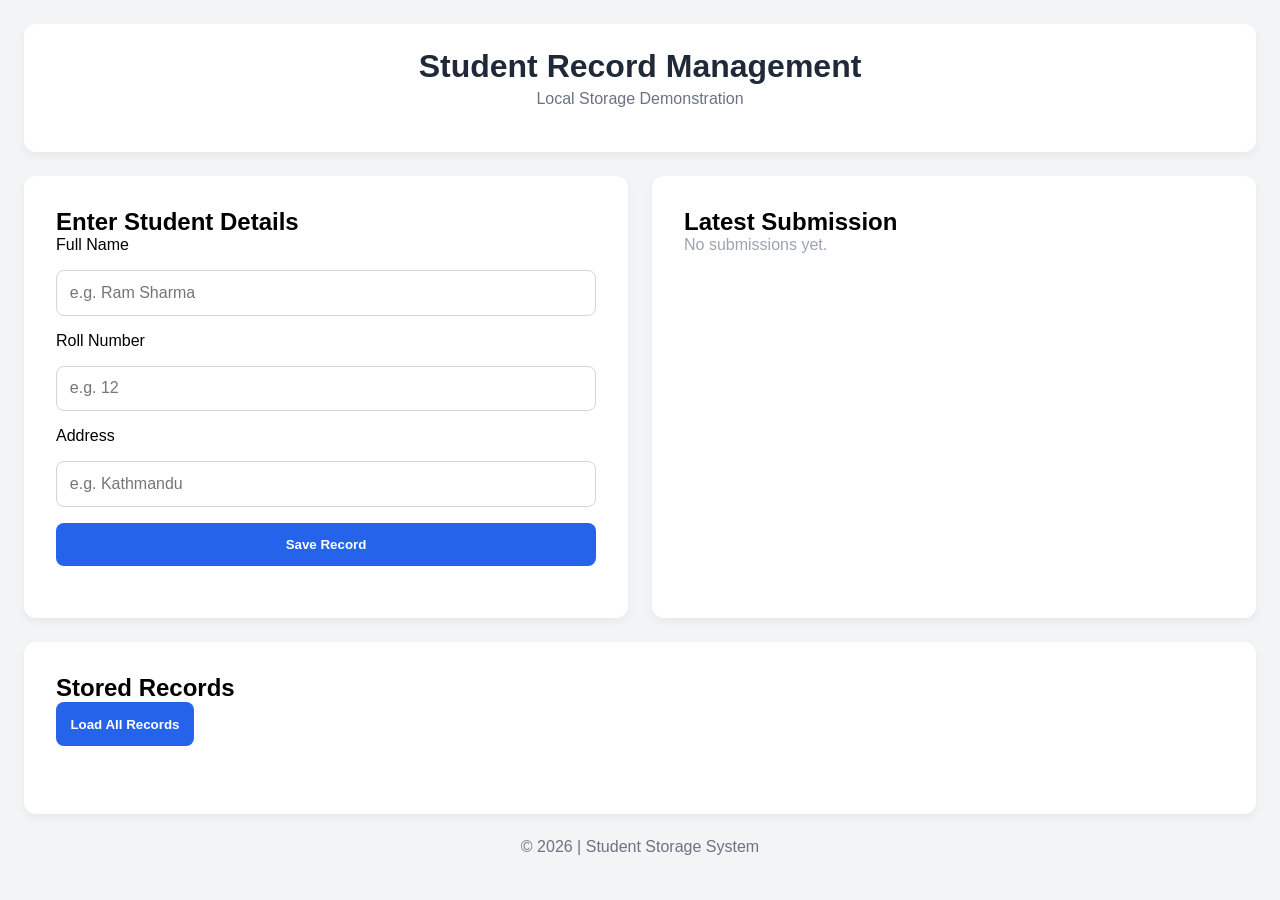
<file: ASSIGNMENT_2/index.html>
<!DOCTYPE html>
<html lang="en">
<head>
    <meta charset="UTF-8">
    <meta name="viewport" content="width=device-width, initial-scale=1.0">
    <title>Student Record Storage</title>
    <link rel="stylesheet" href="styles.css">
</head>

<body>
    <header>
        <h1>Student Record Management</h1>
        <p>Local Storage Demonstration</p>
    </header>
    
    <main>
        <!-- Entry -->
        <section>
            <h2>Enter Student Details</h2>
            <form id="entryform">
                <label for="name">Full Name</label>
                <input type="text" placeholder="e.g. Ram Sharma" id="name" required>

                <label for="roll">Roll Number</label>
                <input type="number" placeholder="e.g. 12" id="roll" required>

                <label for="address">Address</label>
                <input type="text" placeholder="e.g. Kathmandu" id="address" required>

                <button type="button" class="btn_submit">Save Record</button>
            </form>
        </section>

        <!-- Transcript -->
        <aside id="transcript">
            <h2>Latest Submission</h2>
            <p class="empty">No submissions yet.</p>
        </aside>

        <!-- Output -->
        <section class="section_output">
            <h2>Stored Records</h2>
            <button class="btn_output">Load All Records</button>

            <div class="show_data" id="show_data"></div>
        </section>
    </main>

    <footer>
        <p>© 2026 | Student Storage System</p>
    </footer>

    <script src="scripts.js"></script>
</body>
</html>
</file>
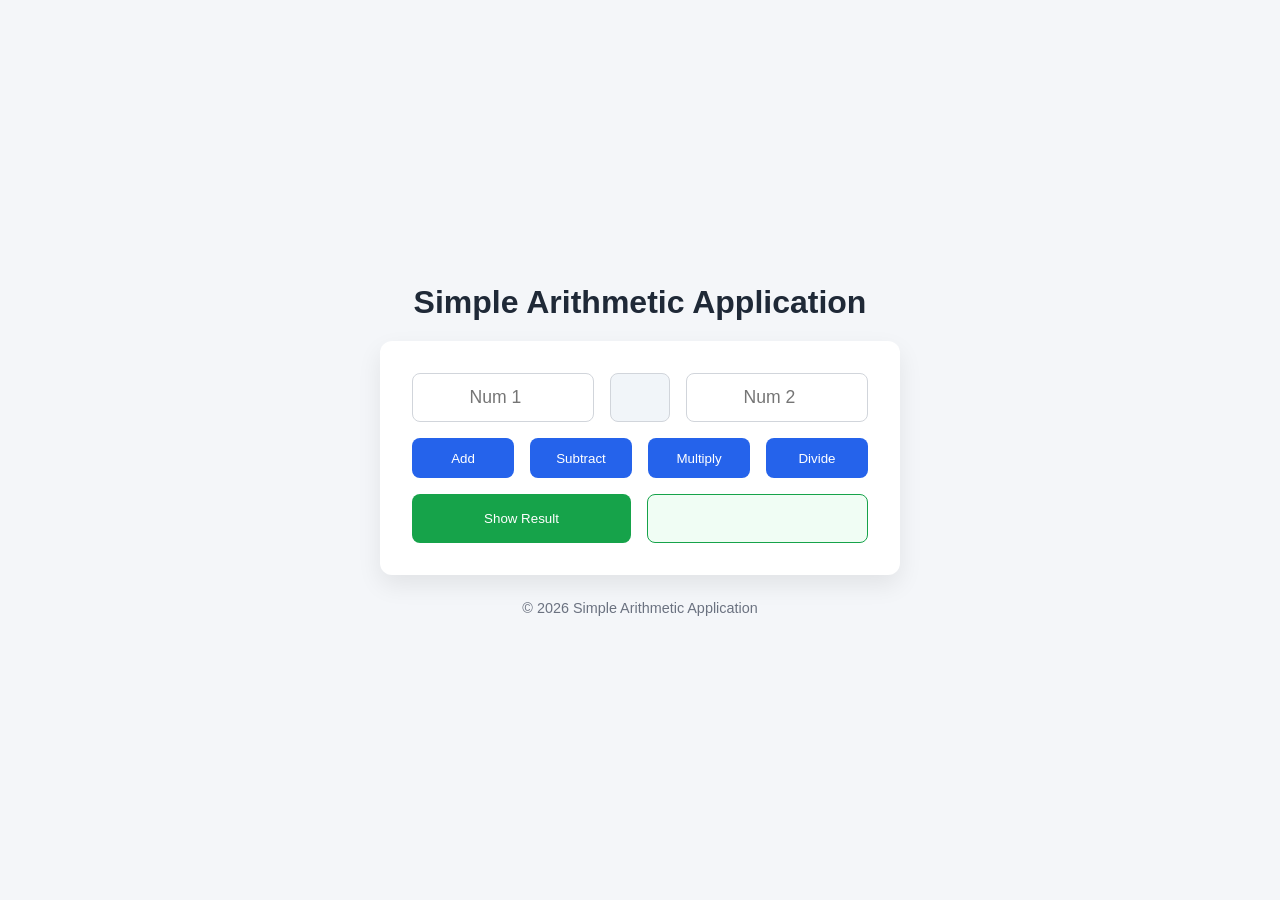
<file: ASSIGNMENT_3/index.html>
<!DOCTYPE html>
<html lang="en">
<head>
    <meta charset="UTF-8">
    <meta name="viewport" content="width=device-width, initial-scale=1.0">
    <title>Simple Arithmetic Application</title>
    <link rel="stylesheet" href="styles.css">
    <script src="https://code.jquery.com/jquery-3.6.0.min.js"></script>
</head>

<body>
    <header>
        <h1>Simple Arithmetic Application</h1>
    </header>

    <section>
        <div class="row2">
            <input type="number" id="num1" class="num_disp" placeholder="Num 1">
            <input type="text" id="symbol" class="num_disp" disabled>
            <input type="number" id="num2" class="num_disp" placeholder="Num 2">
        </div>

        <div class="row2">
            <button id="btn_add" class="btn">Add</button>
            <button id="btn_sub" class="btn">Subtract</button>
            <button id="btn_mul" class="btn">Multiply</button>
            <button id="btn_div" class="btn">Divide</button>
        </div>

        <div class="row3">
            <button id="btn_res" class="btn">Show Result</button>
            <input type="text" id="result" class="num_disp" disabled>
        </div>
    </section>

    <footer class="footer">
        <p>© 2026 Simple Arithmetic Application</p>
    </footer>

    <script src="scripts.js" type="module"></script>
</body>
</html>
</file>
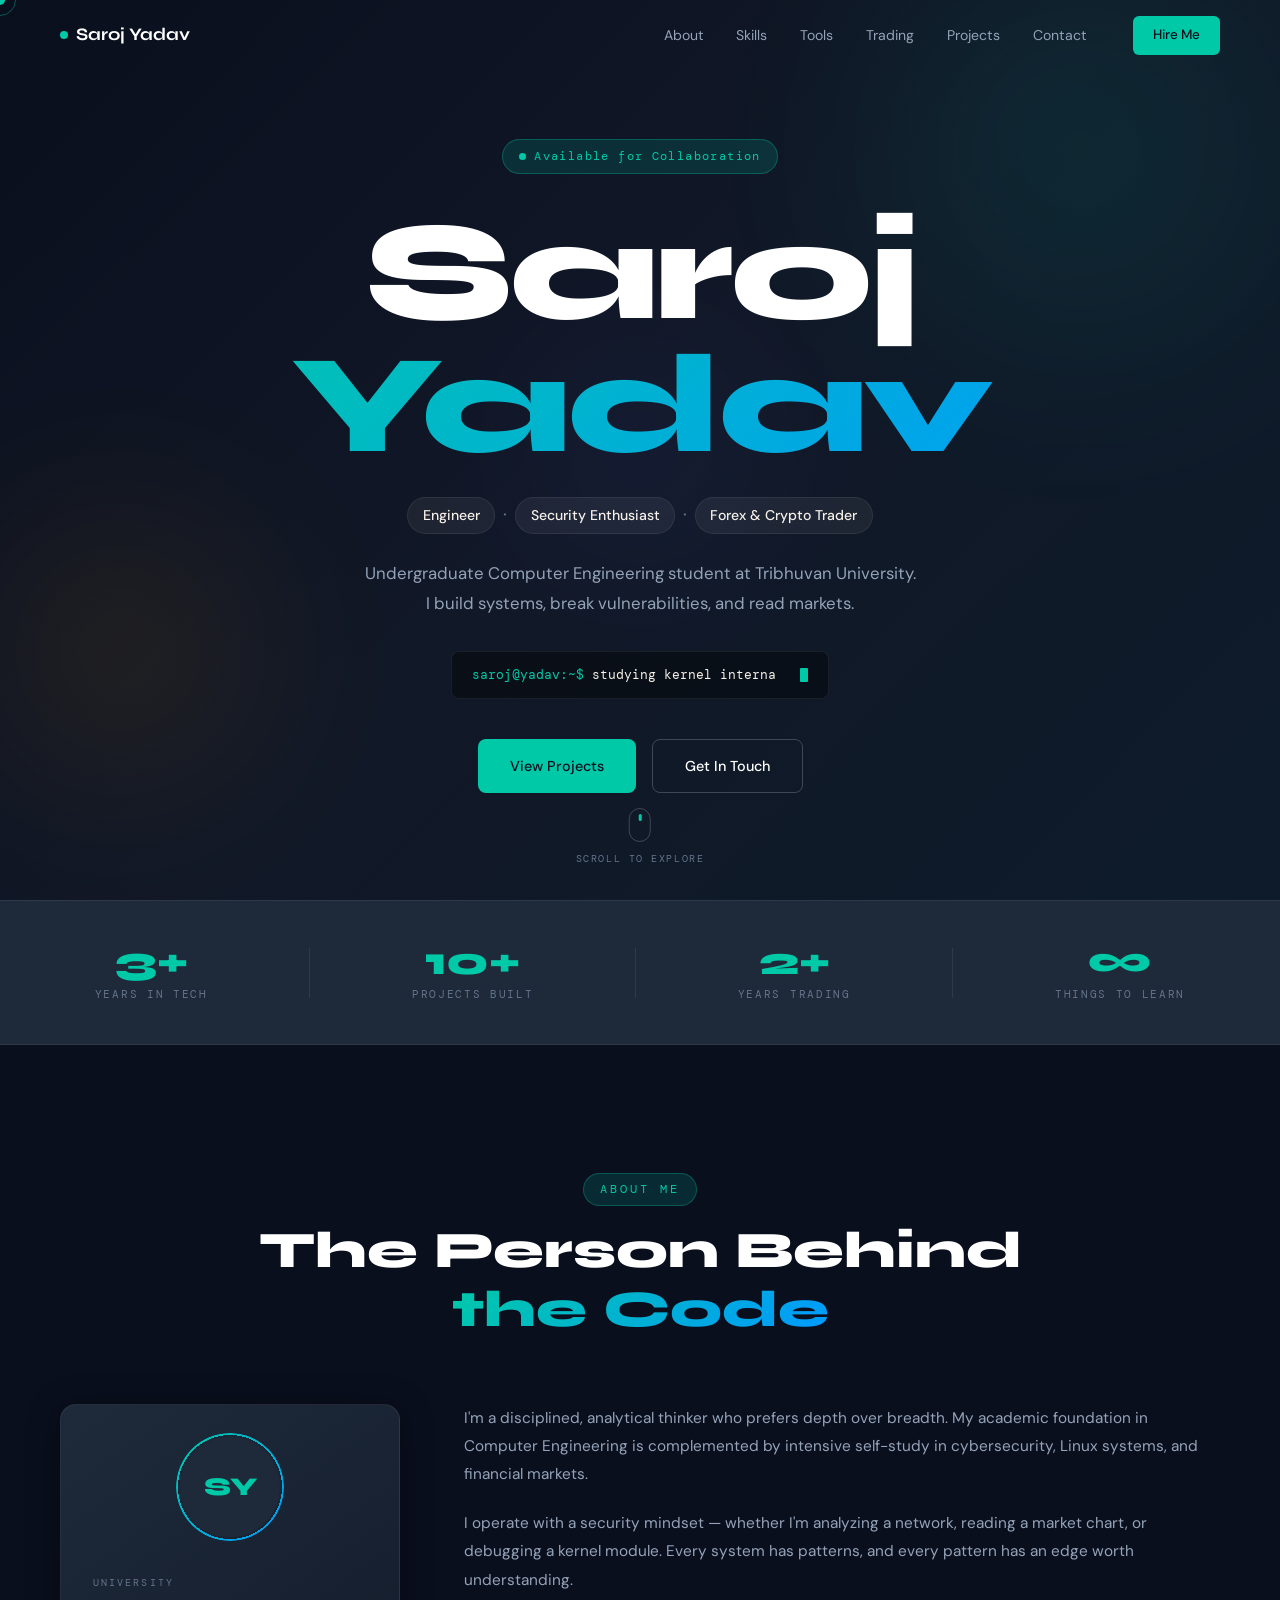
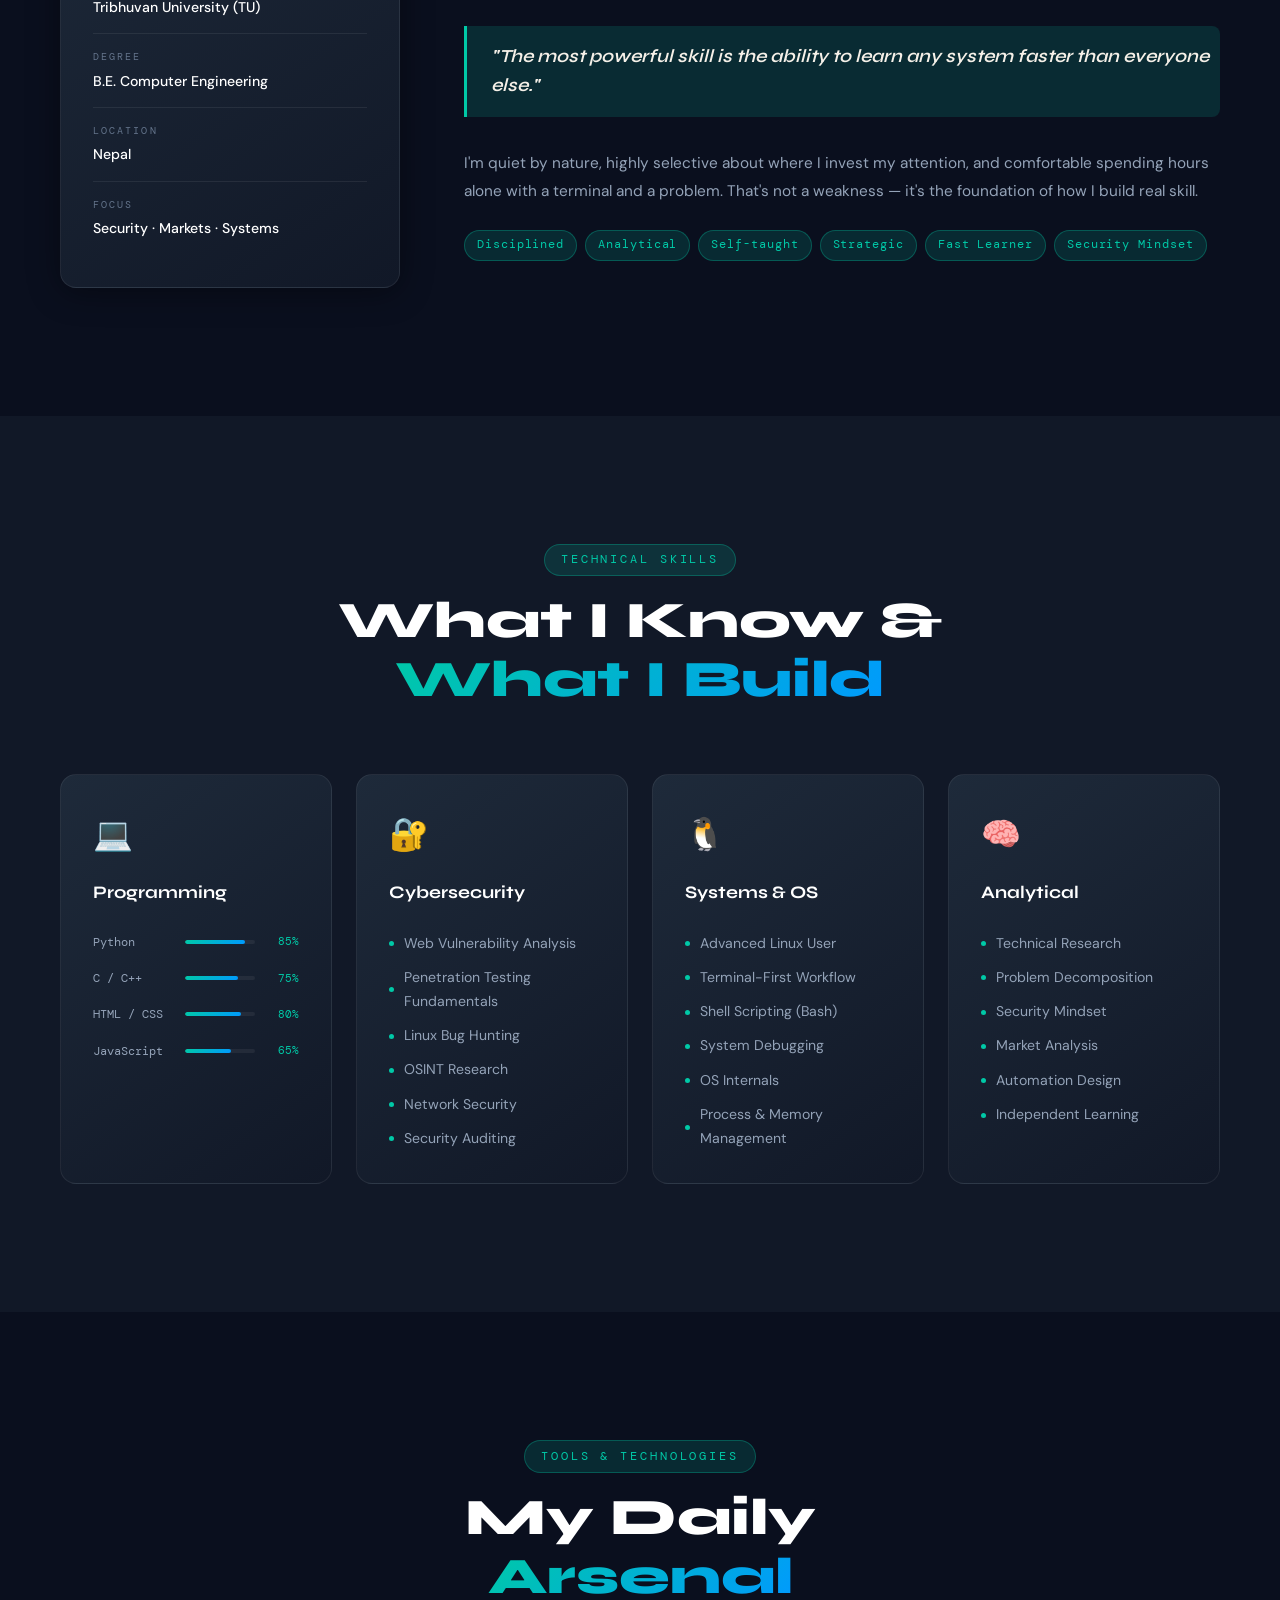
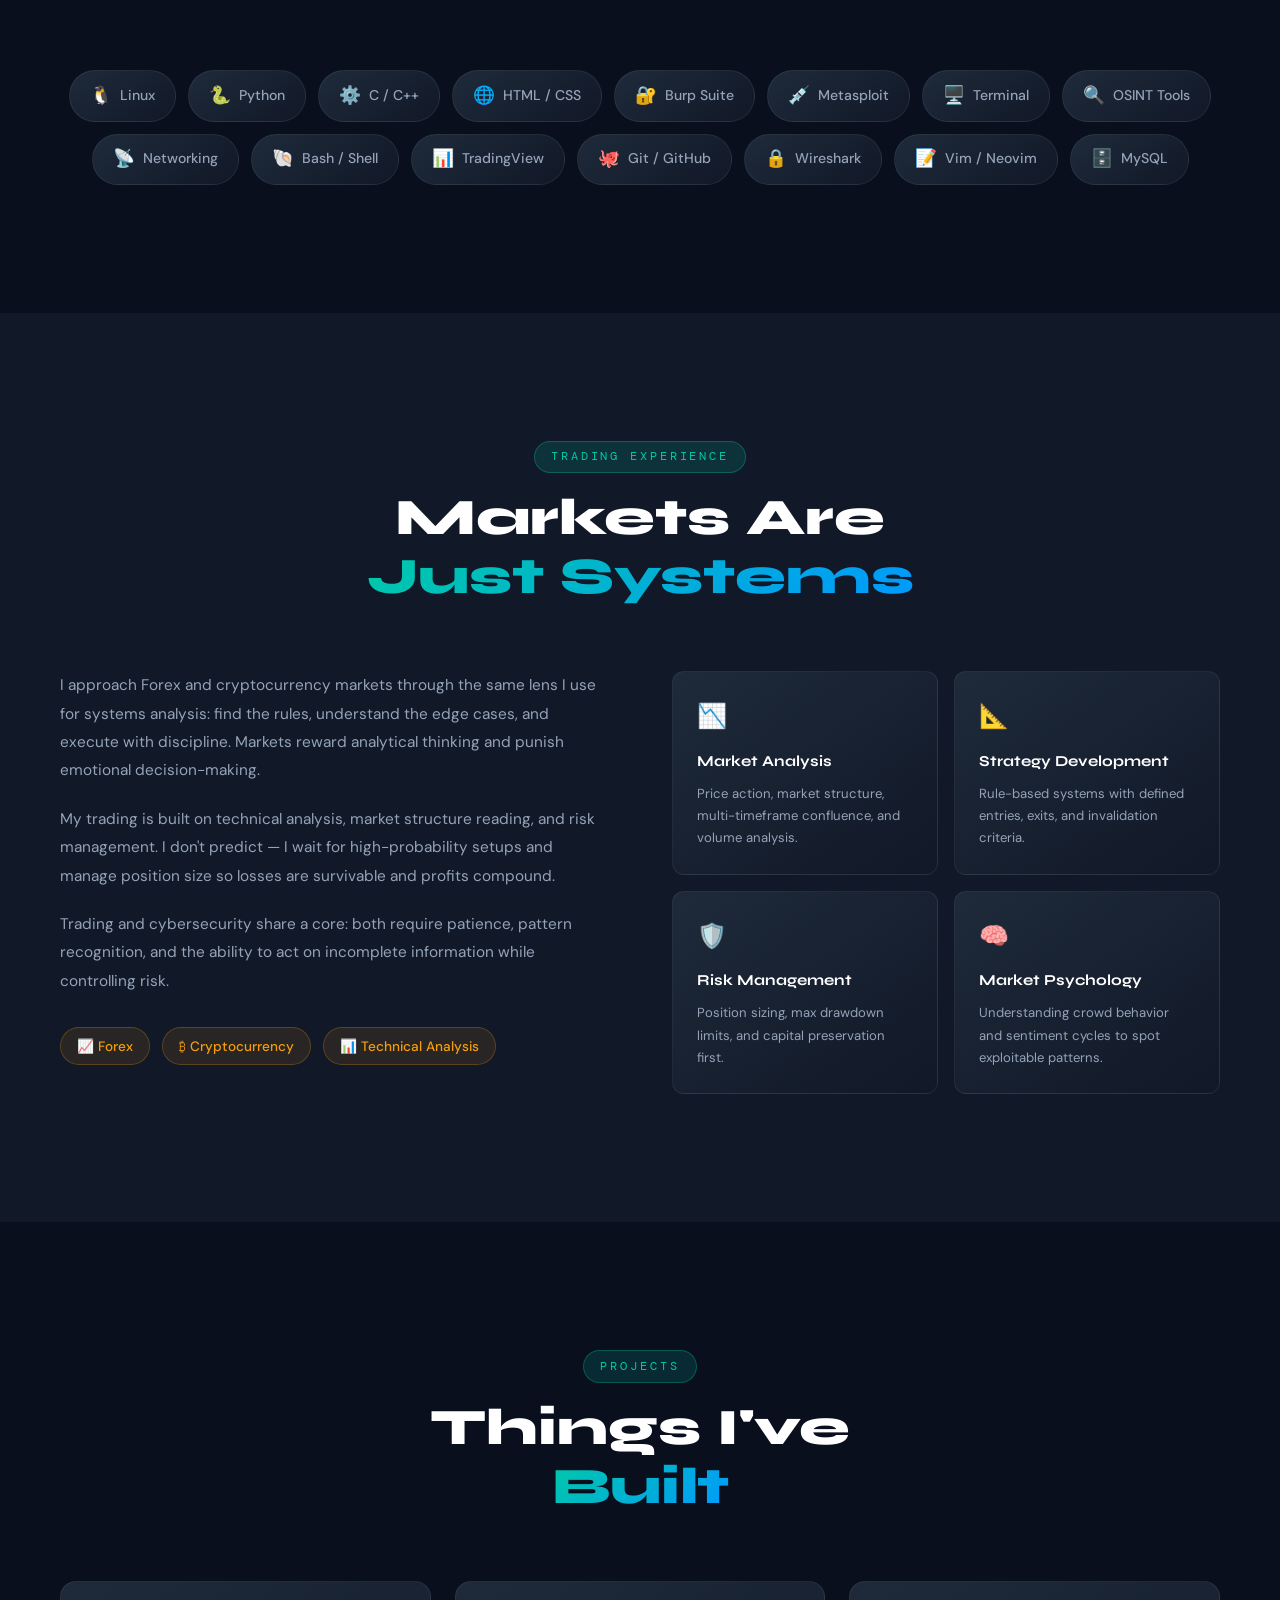
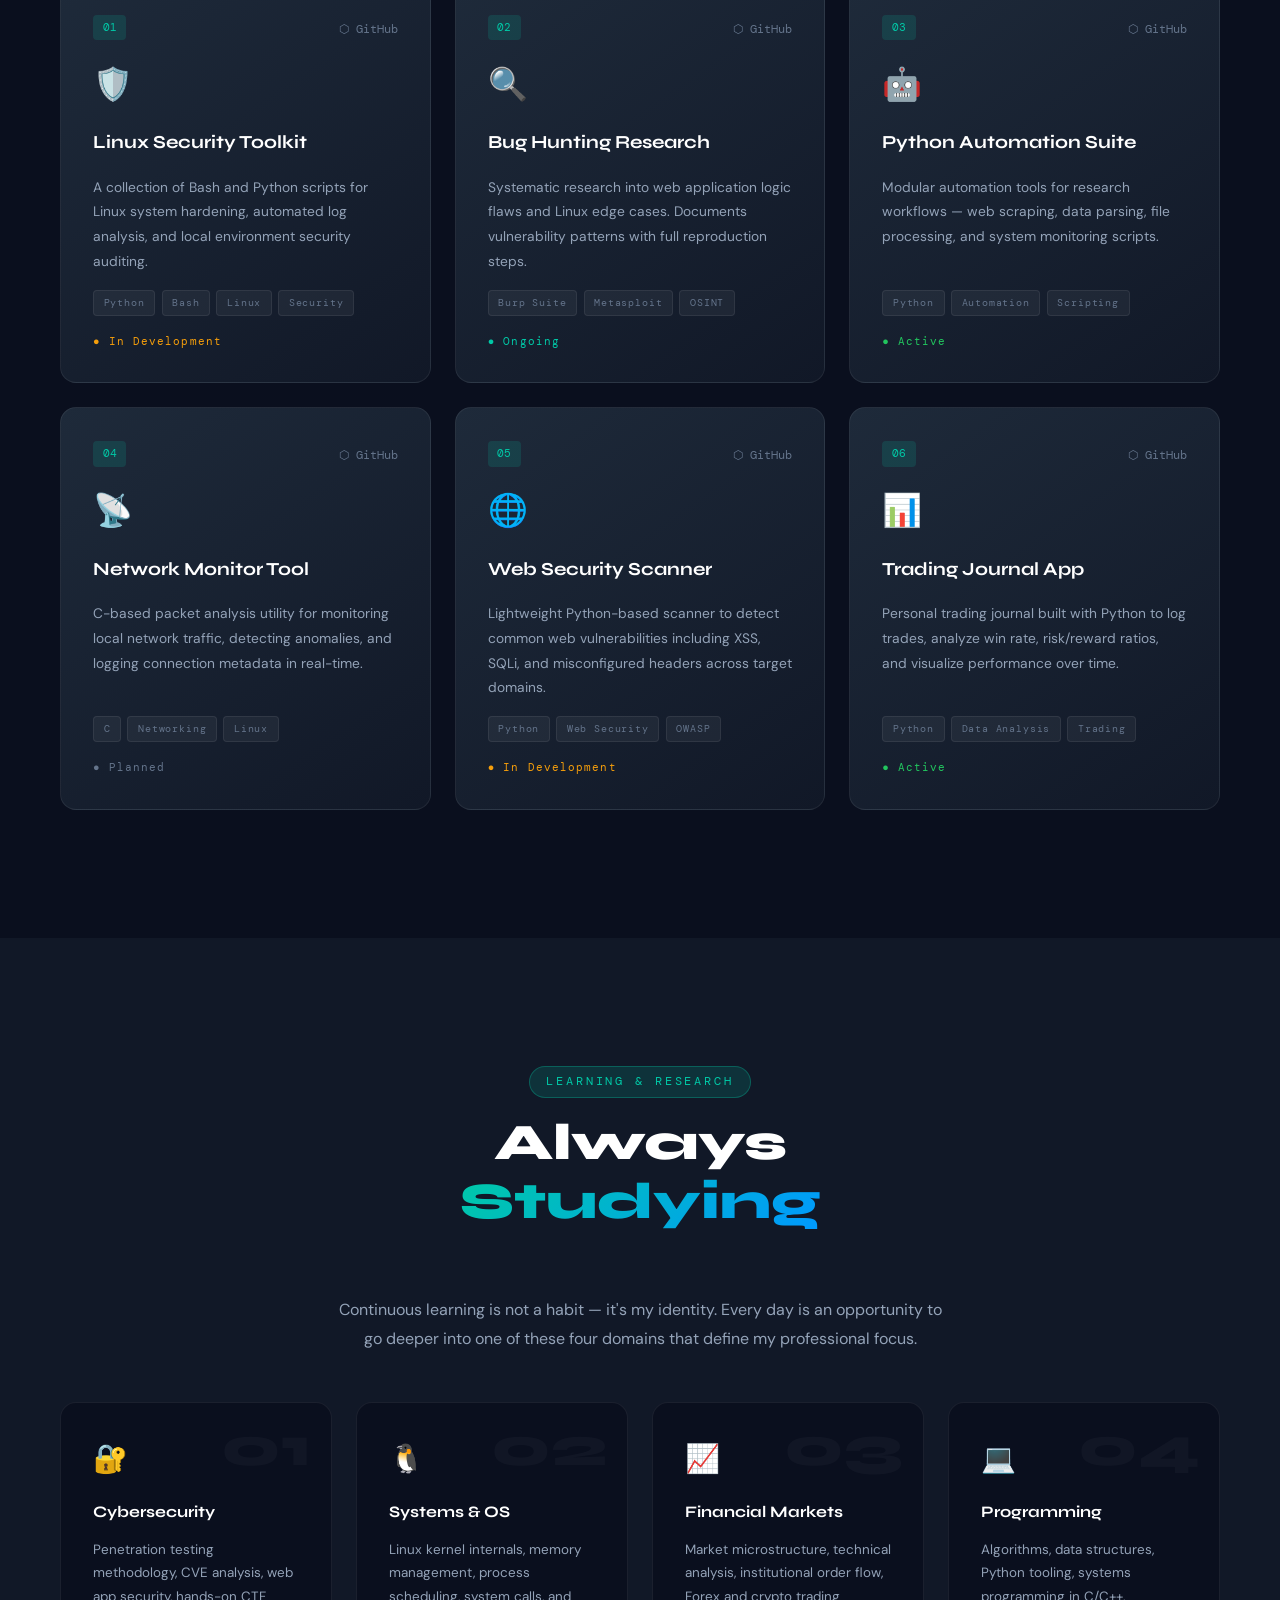
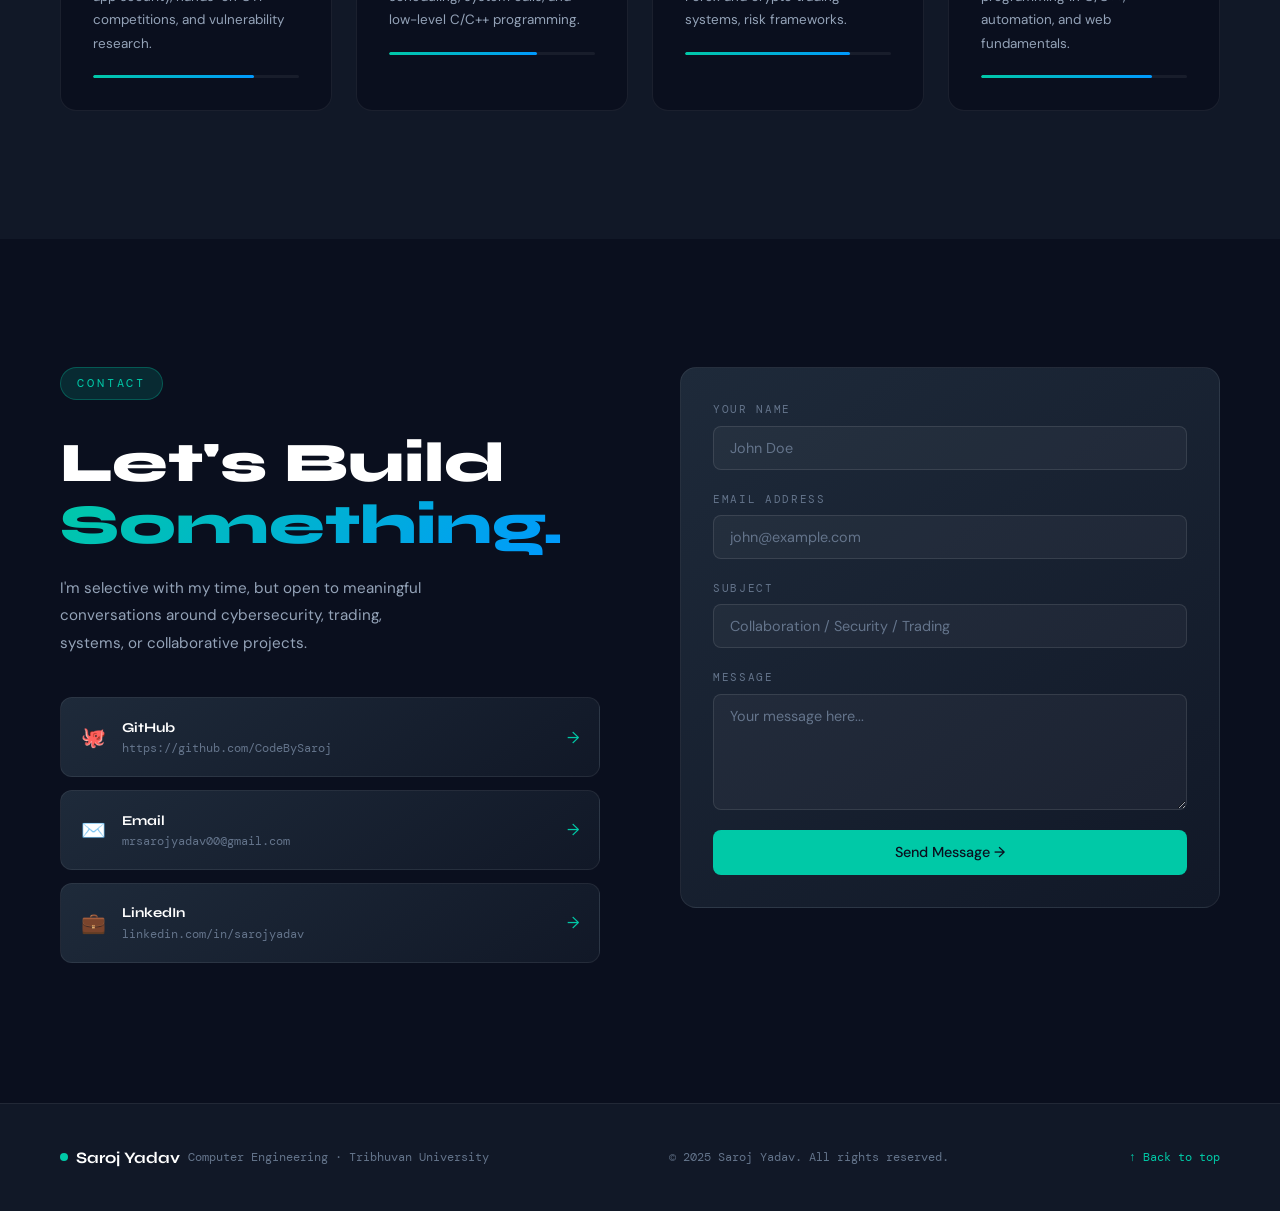
<file: MY_PORTFOLIO/Portfolio_2/index.html>
<!DOCTYPE html>
<html lang="en">
<head>
  <meta charset="UTF-8" />
  <meta name="viewport" content="width=device-width, initial-scale=1.0" />
  <title>Saroj Yadav — Portfolio</title>
  <link rel="preconnect" href="https://fonts.googleapis.com" />
  <link rel="preconnect" href="https://fonts.gstatic.com" crossorigin />
  <link href="https://fonts.googleapis.com/css2?family=Syne:wght@400;600;700;800&family=DM+Sans:ital,wght@0,300;0,400;0,500;1,300&family=DM+Mono:wght@300;400&display=swap" rel="stylesheet" />
  <link rel="stylesheet" href="css/style.css" />
</head>
<body>

  <!-- ========== CURSOR ========== -->
  <div class="custom-cursor" id="cursor"></div>
  <div class="cursor-follower" id="cursorFollower"></div>

  <!-- ========== NAV ========== -->
  <nav id="navbar">
    <div class="nav-container">
      <a href="#hero" class="nav-brand">
        <span class="brand-dot"></span>Saroj Yadav
      </a>
      <ul class="nav-links" id="navLinks">
        <li><a href="#about"    class="nav-link">About</a></li>
        <li><a href="#skills"   class="nav-link">Skills</a></li>
        <li><a href="#tools"    class="nav-link">Tools</a></li>
        <li><a href="#trading"  class="nav-link">Trading</a></li>
        <li><a href="#projects" class="nav-link">Projects</a></li>
        <li><a href="#contact"  class="nav-link">Contact</a></li>
      </ul>
      <a href="#contact" class="nav-cta">Hire Me</a>
      <button class="hamburger" id="hamburger" aria-label="Menu">
        <span></span><span></span><span></span>
      </button>
    </div>
  </nav>

  <!-- Mobile Drawer -->
  <div class="mobile-drawer" id="mobileDrawer">
    <ul>
      <li><a href="#about"    class="drawer-link">About</a></li>
      <li><a href="#skills"   class="drawer-link">Skills</a></li>
      <li><a href="#tools"    class="drawer-link">Tools</a></li>
      <li><a href="#trading"  class="drawer-link">Trading</a></li>
      <li><a href="#projects" class="drawer-link">Projects</a></li>
      <li><a href="#contact"  class="drawer-link">Contact</a></li>
    </ul>
  </div>

  <!-- ========== HERO ========== -->
  <section id="hero">
    <div class="hero-bg-shapes">
      <div class="shape shape-1"></div>
      <div class="shape shape-2"></div>
      <div class="shape shape-3"></div>
    </div>
    <div class="hero-container">
      <div class="hero-badge reveal">
        <span class="badge-dot pulse"></span>
        Available for Collaboration
      </div>
      <h1 class="hero-name reveal">
        <span class="name-line">Saroj</span>
        <span class="name-line accent-text">Yadav</span>
      </h1>
      <p class="hero-titles reveal">
        <span class="title-chip">Engineer</span>
        <span class="title-sep">·</span>
        <span class="title-chip">Security Enthusiast</span>
        <span class="title-sep">·</span>
        <span class="title-chip">Forex &amp; Crypto Trader</span>
      </p>
      <p class="hero-sub reveal">
        Undergraduate Computer Engineering student at Tribhuvan University.<br>
        I build systems, break vulnerabilities, and read markets.
      </p>
      <div class="hero-terminal reveal">
        <span class="t-prompt">saroj@yadav:~$</span>
        <span id="typewriter" class="t-text"></span>
        <span class="t-cursor"></span>
      </div>
      <div class="hero-actions reveal">
        <a href="#projects" class="btn btn-primary">View Projects</a>
        <a href="#contact"  class="btn btn-outline">Get In Touch</a>
      </div>
    </div>
    <div class="hero-scroll-hint">
      <div class="scroll-mouse"><div class="scroll-wheel"></div></div>
      <span>Scroll to explore</span>
    </div>
  </section>

  <!-- ========== STATS BAND ========== -->
  <div class="stats-band">
    <div class="stats-container">
      <div class="stat-item reveal">
        <span class="stat-num">3+</span>
        <span class="stat-label">Years in Tech</span>
      </div>
      <div class="stat-divider"></div>
      <div class="stat-item reveal">
        <span class="stat-num">10+</span>
        <span class="stat-label">Projects Built</span>
      </div>
      <div class="stat-divider"></div>
      <div class="stat-item reveal">
        <span class="stat-num">2+</span>
        <span class="stat-label">Years Trading</span>
      </div>
      <div class="stat-divider"></div>
      <div class="stat-item reveal">
        <span class="stat-num">∞</span>
        <span class="stat-label">Things to Learn</span>
      </div>
    </div>
  </div>

  <!-- ========== ABOUT ========== -->
  <section id="about" class="section">
    <div class="container">
      <div class="section-header reveal">
        <span class="section-tag">About Me</span>
        <h2 class="section-title">The Person Behind<br><em>the Code</em></h2>
      </div>
      <div class="about-grid">
        <div class="about-card reveal">
          <div class="about-avatar">
            <div class="avatar-ring"></div>
            <div class="avatar-inner">SY</div>
          </div>
          <div class="about-meta-list">
            <div class="meta-row">
              <span class="meta-key">University</span>
              <span class="meta-val">Tribhuvan University (TU)</span>
            </div>
            <div class="meta-row">
              <span class="meta-key">Degree</span>
              <span class="meta-val">B.E. Computer Engineering</span>
            </div>
            <div class="meta-row">
              <span class="meta-key">Location</span>
              <span class="meta-val">Nepal</span>
            </div>
            <div class="meta-row">
              <span class="meta-key">Focus</span>
              <span class="meta-val">Security · Markets · Systems</span>
            </div>
          </div>
        </div>
        <div class="about-text reveal">
          <p>
            I'm a disciplined, analytical thinker who prefers depth over breadth.
            My academic foundation in Computer Engineering is complemented by
            intensive self-study in cybersecurity, Linux systems, and financial markets.
          </p>
          <p>
            I operate with a security mindset — whether I'm analyzing a network, reading
            a market chart, or debugging a kernel module. Every system has patterns,
            and every pattern has an edge worth understanding.
          </p>
          <blockquote class="about-quote">
            "The most powerful skill is the ability to learn any system faster than everyone else."
          </blockquote>
          <p>
            I'm quiet by nature, highly selective about where I invest my attention,
            and comfortable spending hours alone with a terminal and a problem.
            That's not a weakness — it's the foundation of how I build real skill.
          </p>
          <div class="about-tags">
            <span class="atag">Disciplined</span>
            <span class="atag">Analytical</span>
            <span class="atag">Self-taught</span>
            <span class="atag">Strategic</span>
            <span class="atag">Fast Learner</span>
            <span class="atag">Security Mindset</span>
          </div>
        </div>
      </div>
    </div>
  </section>

  <!-- ========== SKILLS ========== -->
  <section id="skills" class="section section-alt">
    <div class="container">
      <div class="section-header reveal">
        <span class="section-tag">Technical Skills</span>
        <h2 class="section-title">What I Know &amp;<br><em>What I Build</em></h2>
      </div>
      <div class="skills-grid">

        <div class="skill-card reveal">
          <div class="skill-card-icon">💻</div>
          <h3 class="skill-card-title">Programming</h3>
          <div class="skill-bars">
            <div class="bar-row">
              <span class="bar-label">Python</span>
              <div class="bar-track"><div class="bar-fill" data-width="85"></div></div>
              <span class="bar-pct">85%</span>
            </div>
            <div class="bar-row">
              <span class="bar-label">C / C++</span>
              <div class="bar-track"><div class="bar-fill" data-width="75"></div></div>
              <span class="bar-pct">75%</span>
            </div>
            <div class="bar-row">
              <span class="bar-label">HTML / CSS</span>
              <div class="bar-track"><div class="bar-fill" data-width="80"></div></div>
              <span class="bar-pct">80%</span>
            </div>
            <div class="bar-row">
              <span class="bar-label">JavaScript</span>
              <div class="bar-track"><div class="bar-fill" data-width="65"></div></div>
              <span class="bar-pct">65%</span>
            </div>
          </div>
        </div>

        <div class="skill-card reveal">
          <div class="skill-card-icon">🔐</div>
          <h3 class="skill-card-title">Cybersecurity</h3>
          <ul class="skill-list">
            <li>Web Vulnerability Analysis</li>
            <li>Penetration Testing Fundamentals</li>
            <li>Linux Bug Hunting</li>
            <li>OSINT Research</li>
            <li>Network Security</li>
            <li>Security Auditing</li>
          </ul>
        </div>

        <div class="skill-card reveal">
          <div class="skill-card-icon">🐧</div>
          <h3 class="skill-card-title">Systems & OS</h3>
          <ul class="skill-list">
            <li>Advanced Linux User</li>
            <li>Terminal-First Workflow</li>
            <li>Shell Scripting (Bash)</li>
            <li>System Debugging</li>
            <li>OS Internals</li>
            <li>Process & Memory Management</li>
          </ul>
        </div>

        <div class="skill-card reveal">
          <div class="skill-card-icon">🧠</div>
          <h3 class="skill-card-title">Analytical</h3>
          <ul class="skill-list">
            <li>Technical Research</li>
            <li>Problem Decomposition</li>
            <li>Security Mindset</li>
            <li>Market Analysis</li>
            <li>Automation Design</li>
            <li>Independent Learning</li>
          </ul>
        </div>

      </div>
    </div>
  </section>

  <!-- ========== TOOLS ========== -->
  <section id="tools" class="section">
    <div class="container">
      <div class="section-header reveal">
        <span class="section-tag">Tools & Technologies</span>
        <h2 class="section-title">My Daily<br><em>Arsenal</em></h2>
      </div>
      <div class="tools-grid reveal">
        <div class="tool-pill">
          <span class="tool-emoji">🐧</span>
          <span>Linux</span>
        </div>
        <div class="tool-pill">
          <span class="tool-emoji">🐍</span>
          <span>Python</span>
        </div>
        <div class="tool-pill">
          <span class="tool-emoji">⚙️</span>
          <span>C / C++</span>
        </div>
        <div class="tool-pill">
          <span class="tool-emoji">🌐</span>
          <span>HTML / CSS</span>
        </div>
        <div class="tool-pill">
          <span class="tool-emoji">🔐</span>
          <span>Burp Suite</span>
        </div>
        <div class="tool-pill">
          <span class="tool-emoji">💉</span>
          <span>Metasploit</span>
        </div>
        <div class="tool-pill">
          <span class="tool-emoji">🖥️</span>
          <span>Terminal</span>
        </div>
        <div class="tool-pill">
          <span class="tool-emoji">🔍</span>
          <span>OSINT Tools</span>
        </div>
        <div class="tool-pill">
          <span class="tool-emoji">📡</span>
          <span>Networking</span>
        </div>
        <div class="tool-pill">
          <span class="tool-emoji">🐚</span>
          <span>Bash / Shell</span>
        </div>
        <div class="tool-pill">
          <span class="tool-emoji">📊</span>
          <span>TradingView</span>
        </div>
        <div class="tool-pill">
          <span class="tool-emoji">🐙</span>
          <span>Git / GitHub</span>
        </div>
        <div class="tool-pill">
          <span class="tool-emoji">🔒</span>
          <span>Wireshark</span>
        </div>
        <div class="tool-pill">
          <span class="tool-emoji">📝</span>
          <span>Vim / Neovim</span>
        </div>
        <div class="tool-pill">
          <span class="tool-emoji">🗄️</span>
          <span>MySQL</span>
        </div>
      </div>
    </div>
  </section>

  <!-- ========== TRADING ========== -->
  <section id="trading" class="section section-alt">
    <div class="container">
      <div class="section-header reveal">
        <span class="section-tag">Trading Experience</span>
        <h2 class="section-title">Markets Are<br><em>Just Systems</em></h2>
      </div>
      <div class="trading-layout">
        <div class="trading-text reveal">
          <p>
            I approach Forex and cryptocurrency markets through the same lens I use for
            systems analysis: find the rules, understand the edge cases, and execute with
            discipline. Markets reward analytical thinking and punish emotional decision-making.
          </p>
          <p>
            My trading is built on technical analysis, market structure reading, and
            risk management. I don't predict — I wait for high-probability setups and
            manage position size so losses are survivable and profits compound.
          </p>
          <p>
            Trading and cybersecurity share a core: both require patience, pattern recognition,
            and the ability to act on incomplete information while controlling risk.
          </p>
          <div class="trading-markets">
            <div class="market-badge">📈 Forex</div>
            <div class="market-badge">₿ Cryptocurrency</div>
            <div class="market-badge">📊 Technical Analysis</div>
          </div>
        </div>
        <div class="trading-cards">
          <div class="t-card reveal">
            <div class="t-card-icon">📉</div>
            <h4>Market Analysis</h4>
            <p>Price action, market structure, multi-timeframe confluence, and volume analysis.</p>
          </div>
          <div class="t-card reveal">
            <div class="t-card-icon">📐</div>
            <h4>Strategy Development</h4>
            <p>Rule-based systems with defined entries, exits, and invalidation criteria.</p>
          </div>
          <div class="t-card reveal">
            <div class="t-card-icon">🛡️</div>
            <h4>Risk Management</h4>
            <p>Position sizing, max drawdown limits, and capital preservation first.</p>
          </div>
          <div class="t-card reveal">
            <div class="t-card-icon">🧠</div>
            <h4>Market Psychology</h4>
            <p>Understanding crowd behavior and sentiment cycles to spot exploitable patterns.</p>
          </div>
        </div>
      </div>
    </div>
  </section>

  <!-- ========== PROJECTS ========== -->
  <section id="projects" class="section">
    <div class="container">
      <div class="section-header reveal">
        <span class="section-tag">Projects</span>
        <h2 class="section-title">Things I've<br><em>Built</em></h2>
      </div>
      <div class="projects-grid">

        <div class="project-card reveal">
          <div class="project-top">
            <span class="project-num">01</span>
            <div class="project-links">
              <a href="#" title="GitHub" class="proj-link">⬡ GitHub</a>
            </div>
          </div>
          <div class="project-icon-wrap">🛡️</div>
          <h3 class="project-title">Linux Security Toolkit</h3>
          <p class="project-desc">
            A collection of Bash and Python scripts for Linux system hardening,
            automated log analysis, and local environment security auditing.
          </p>
          <div class="project-tags">
            <span class="ptag">Python</span>
            <span class="ptag">Bash</span>
            <span class="ptag">Linux</span>
            <span class="ptag">Security</span>
          </div>
          <div class="project-status in-dev">● In Development</div>
        </div>

        <div class="project-card reveal">
          <div class="project-top">
            <span class="project-num">02</span>
            <div class="project-links">
              <a href="#" title="GitHub" class="proj-link">⬡ GitHub</a>
            </div>
          </div>
          <div class="project-icon-wrap">🔍</div>
          <h3 class="project-title">Bug Hunting Research</h3>
          <p class="project-desc">
            Systematic research into web application logic flaws and Linux edge cases.
            Documents vulnerability patterns with full reproduction steps.
          </p>
          <div class="project-tags">
            <span class="ptag">Burp Suite</span>
            <span class="ptag">Metasploit</span>
            <span class="ptag">OSINT</span>
          </div>
          <div class="project-status ongoing">● Ongoing</div>
        </div>

        <div class="project-card reveal">
          <div class="project-top">
            <span class="project-num">03</span>
            <div class="project-links">
              <a href="#" title="GitHub" class="proj-link">⬡ GitHub</a>
            </div>
          </div>
          <div class="project-icon-wrap">🤖</div>
          <h3 class="project-title">Python Automation Suite</h3>
          <p class="project-desc">
            Modular automation tools for research workflows — web scraping,
            data parsing, file processing, and system monitoring scripts.
          </p>
          <div class="project-tags">
            <span class="ptag">Python</span>
            <span class="ptag">Automation</span>
            <span class="ptag">Scripting</span>
          </div>
          <div class="project-status active">● Active</div>
        </div>

        <div class="project-card reveal">
          <div class="project-top">
            <span class="project-num">04</span>
            <div class="project-links">
              <a href="#" title="GitHub" class="proj-link">⬡ GitHub</a>
            </div>
          </div>
          <div class="project-icon-wrap">📡</div>
          <h3 class="project-title">Network Monitor Tool</h3>
          <p class="project-desc">
            C-based packet analysis utility for monitoring local network traffic,
            detecting anomalies, and logging connection metadata in real-time.
          </p>
          <div class="project-tags">
            <span class="ptag">C</span>
            <span class="ptag">Networking</span>
            <span class="ptag">Linux</span>
          </div>
          <div class="project-status planned">● Planned</div>
        </div>

        <div class="project-card reveal">
          <div class="project-top">
            <span class="project-num">05</span>
            <div class="project-links">
              <a href="#" title="GitHub" class="proj-link">⬡ GitHub</a>
            </div>
          </div>
          <div class="project-icon-wrap">🌐</div>
          <h3 class="project-title">Web Security Scanner</h3>
          <p class="project-desc">
            Lightweight Python-based scanner to detect common web vulnerabilities
            including XSS, SQLi, and misconfigured headers across target domains.
          </p>
          <div class="project-tags">
            <span class="ptag">Python</span>
            <span class="ptag">Web Security</span>
            <span class="ptag">OWASP</span>
          </div>
          <div class="project-status in-dev">● In Development</div>
        </div>

        <div class="project-card reveal">
          <div class="project-top">
            <span class="project-num">06</span>
            <div class="project-links">
              <a href="#" title="GitHub" class="proj-link">⬡ GitHub</a>
            </div>
          </div>
          <div class="project-icon-wrap">📊</div>
          <h3 class="project-title">Trading Journal App</h3>
          <p class="project-desc">
            Personal trading journal built with Python to log trades, analyze win rate,
            risk/reward ratios, and visualize performance over time.
          </p>
          <div class="project-tags">
            <span class="ptag">Python</span>
            <span class="ptag">Data Analysis</span>
            <span class="ptag">Trading</span>
          </div>
          <div class="project-status active">● Active</div>
        </div>

      </div>
    </div>
  </section>

  <!-- ========== LEARNING ========== -->
  <section id="learning" class="section section-alt">
    <div class="container">
      <div class="section-header reveal">
        <span class="section-tag">Learning & Research</span>
        <h2 class="section-title">Always<br><em>Studying</em></h2>
      </div>
      <p class="learning-intro reveal">
        Continuous learning is not a habit — it's my identity. Every day is an opportunity to go deeper
        into one of these four domains that define my professional focus.
      </p>
      <div class="learning-grid">
        <div class="learn-card reveal">
          <div class="learn-num">01</div>
          <div class="learn-icon">🔐</div>
          <h3>Cybersecurity</h3>
          <p>Penetration testing methodology, CVE analysis, web app security, hands-on CTF competitions, and vulnerability research.</p>
          <div class="learn-progress">
            <div class="lp-fill" style="width:78%"></div>
          </div>
        </div>
        <div class="learn-card reveal">
          <div class="learn-num">02</div>
          <div class="learn-icon">🐧</div>
          <h3>Systems & OS</h3>
          <p>Linux kernel internals, memory management, process scheduling, system calls, and low-level C/C++ programming.</p>
          <div class="learn-progress">
            <div class="lp-fill" style="width:72%"></div>
          </div>
        </div>
        <div class="learn-card reveal">
          <div class="learn-num">03</div>
          <div class="learn-icon">📈</div>
          <h3>Financial Markets</h3>
          <p>Market microstructure, technical analysis, institutional order flow, Forex and crypto trading systems, risk frameworks.</p>
          <div class="learn-progress">
            <div class="lp-fill" style="width:80%"></div>
          </div>
        </div>
        <div class="learn-card reveal">
          <div class="learn-num">04</div>
          <div class="learn-icon">💻</div>
          <h3>Programming</h3>
          <p>Algorithms, data structures, Python tooling, systems programming in C/C++, automation, and web fundamentals.</p>
          <div class="learn-progress">
            <div class="lp-fill" style="width:83%"></div>
          </div>
        </div>
      </div>
    </div>
  </section>

  <!-- ========== CONTACT ========== -->
  <section id="contact" class="section">
    <div class="container">
      <div class="contact-wrapper reveal">
        <div class="contact-left">
          <span class="section-tag">Contact</span>
          <h2 class="contact-heading">
            Let's Build<br><em>Something.</em>
          </h2>
          <p class="contact-sub">
            I'm selective with my time, but open to meaningful conversations
            around cybersecurity, trading, systems, or collaborative projects.
          </p>
          <div class="contact-socials">
            <a href="https://github.com/CodeBySaroj" target="_blank" class="social-link">
              <span class="social-icon">🐙</span>
              <div>
                <span class="social-platform">GitHub</span>
                <span class="social-handle">https://github.com/CodeBySaroj</span>
              </div>
              <span class="social-arrow">→</span>
            </a>
            <a href="mailto:mrsarojyadav00@gmail.com" class="social-link">
              <span class="social-icon">✉️</span>
              <div>
                <span class="social-platform">Email</span>
                <span class="social-handle">mrsarojyadav00@gmail.com</span>
              </div>
              <span class="social-arrow">→</span>
            </a>
            <a href="https://linkedin.com/" target="_blank" class="social-link">
              <span class="social-icon">💼</span>
              <div>
                <span class="social-platform">LinkedIn</span>
                <span class="social-handle">linkedin.com/in/sarojyadav</span>
              </div>
              <span class="social-arrow">→</span>
            </a>
          </div>
        </div>
        <div class="contact-right">
          <form class="contact-form" id="contactForm">
            <div class="form-group">
              <label for="name">Your Name</label>
              <input type="text" id="name" placeholder="John Doe" required />
            </div>
            <div class="form-group">
              <label for="email">Email Address</label>
              <input type="email" id="email" placeholder="john@example.com" required />
            </div>
            <div class="form-group">
              <label for="subject">Subject</label>
              <input type="text" id="subject" placeholder="Collaboration / Security / Trading" />
            </div>
            <div class="form-group">
              <label for="message">Message</label>
              <textarea id="message" rows="5" placeholder="Your message here..." required></textarea>
            </div>
            <button type="submit" class="btn btn-primary btn-full">
              Send Message →
            </button>
          </form>
        </div>
      </div>
    </div>
  </section>

  <!-- ========== FOOTER ========== -->
  <footer>
    <div class="container footer-inner">
      <div class="footer-brand">
        <span class="brand-dot"></span>Saroj Yadav
        <span class="footer-sub">Computer Engineering · Tribhuvan University</span>
      </div>
      <p class="footer-copy">© 2025 Saroj Yadav. All rights reserved.</p>
      <a href="#hero" class="back-to-top">↑ Back to top</a>
    </div>
  </footer>

  <script src="js/main.js"></script>
</body>
</html>
</file>
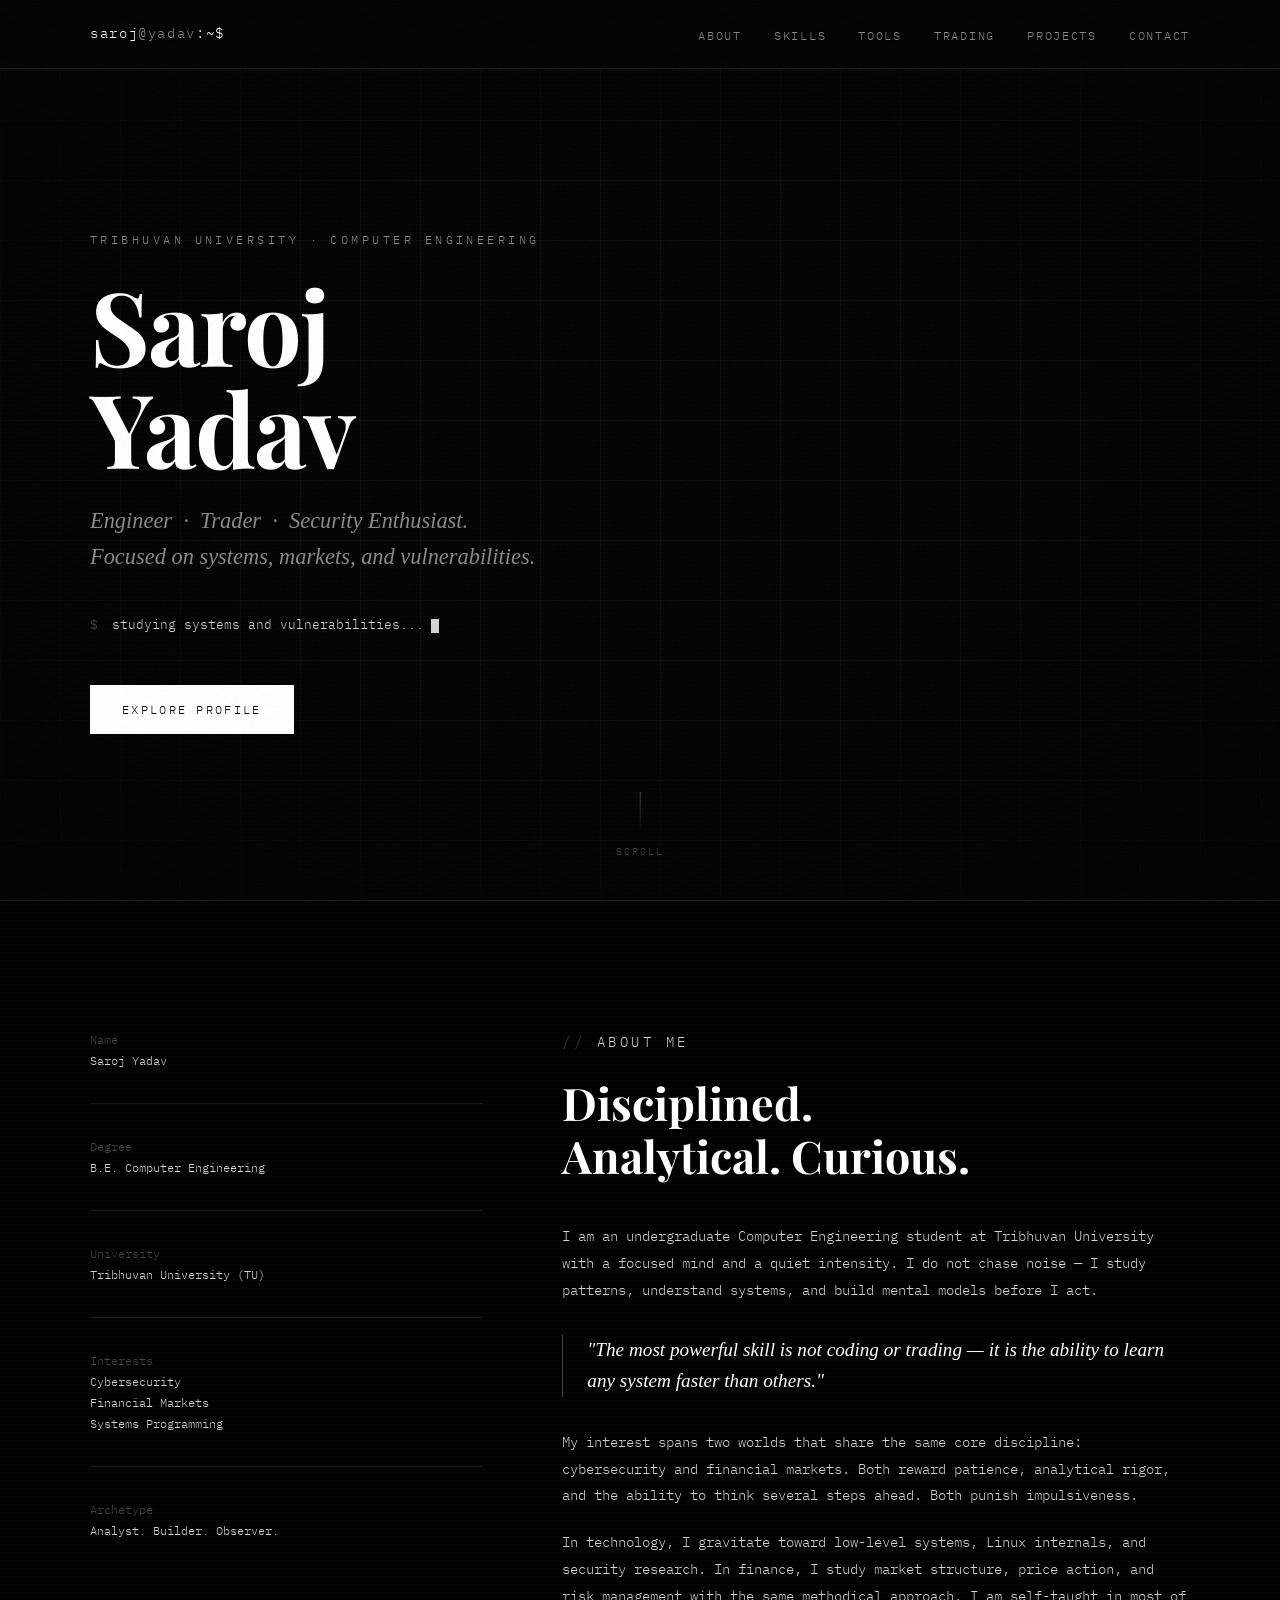
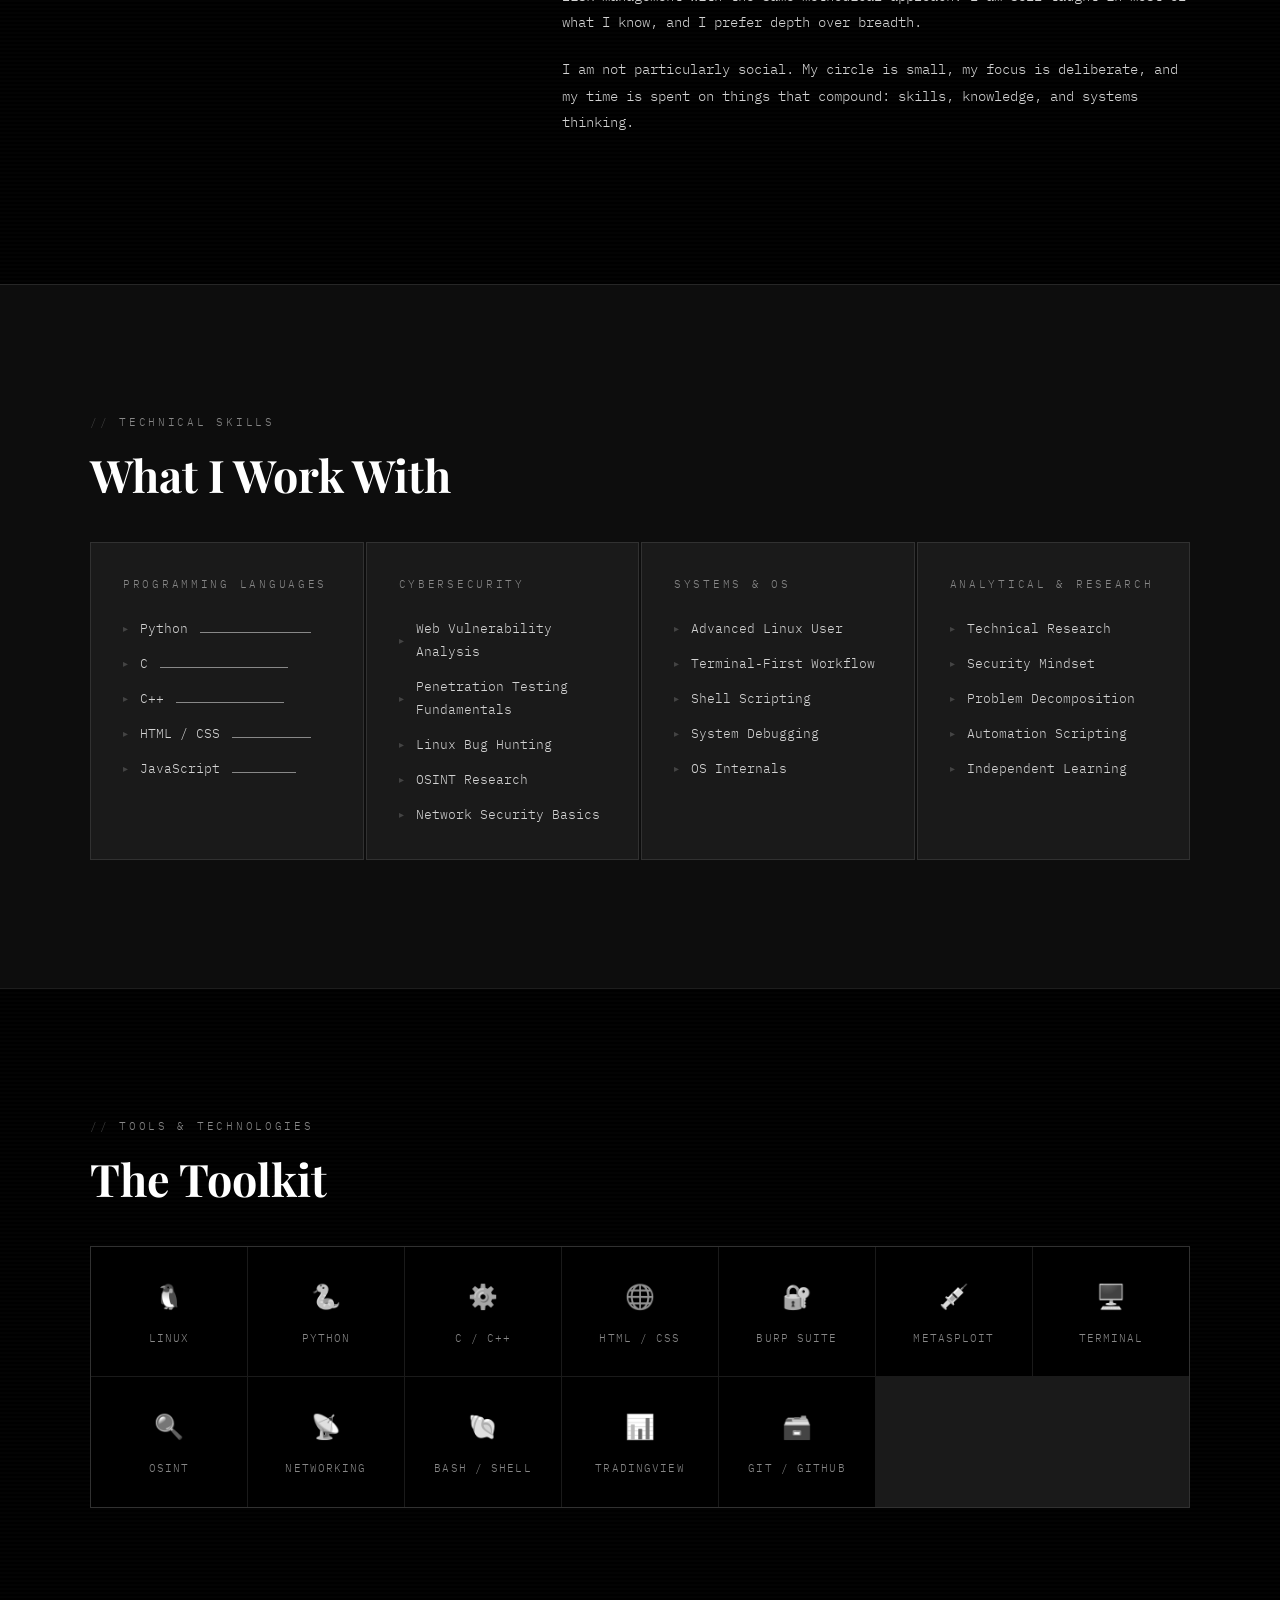
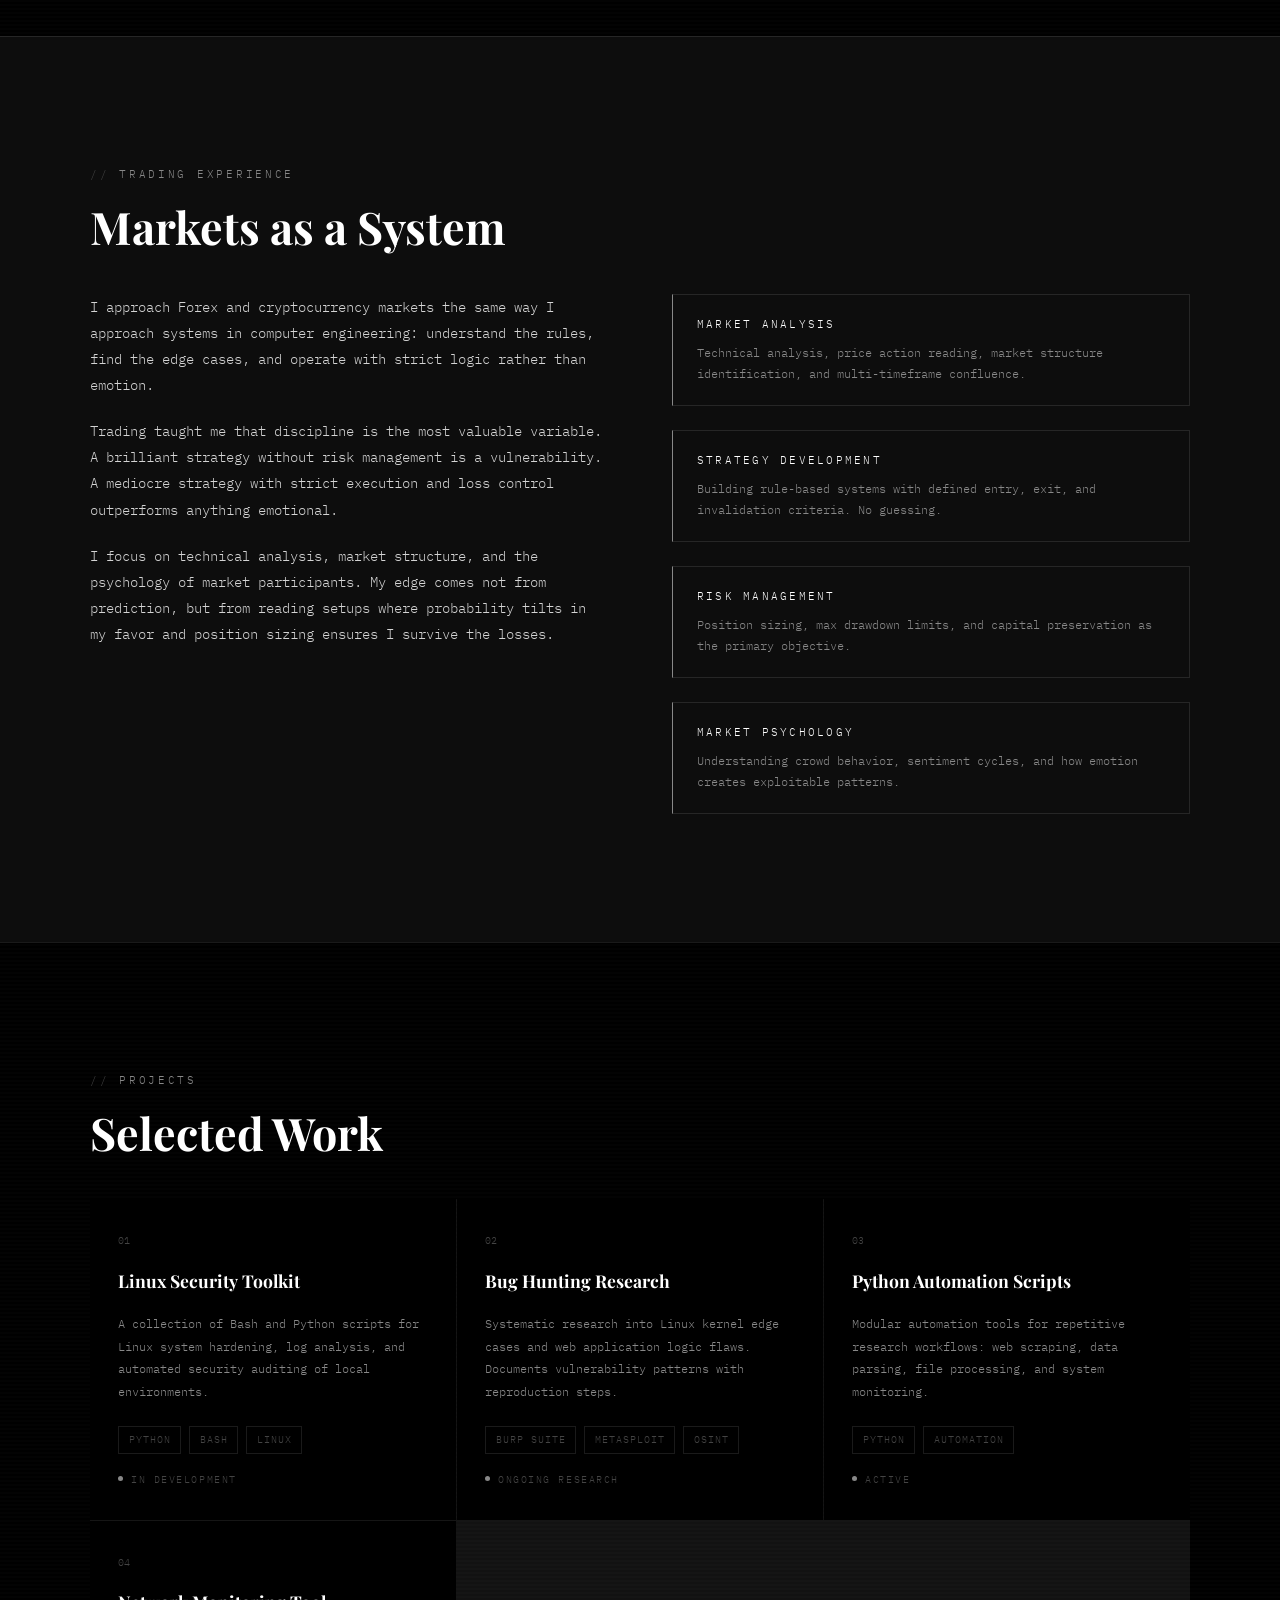
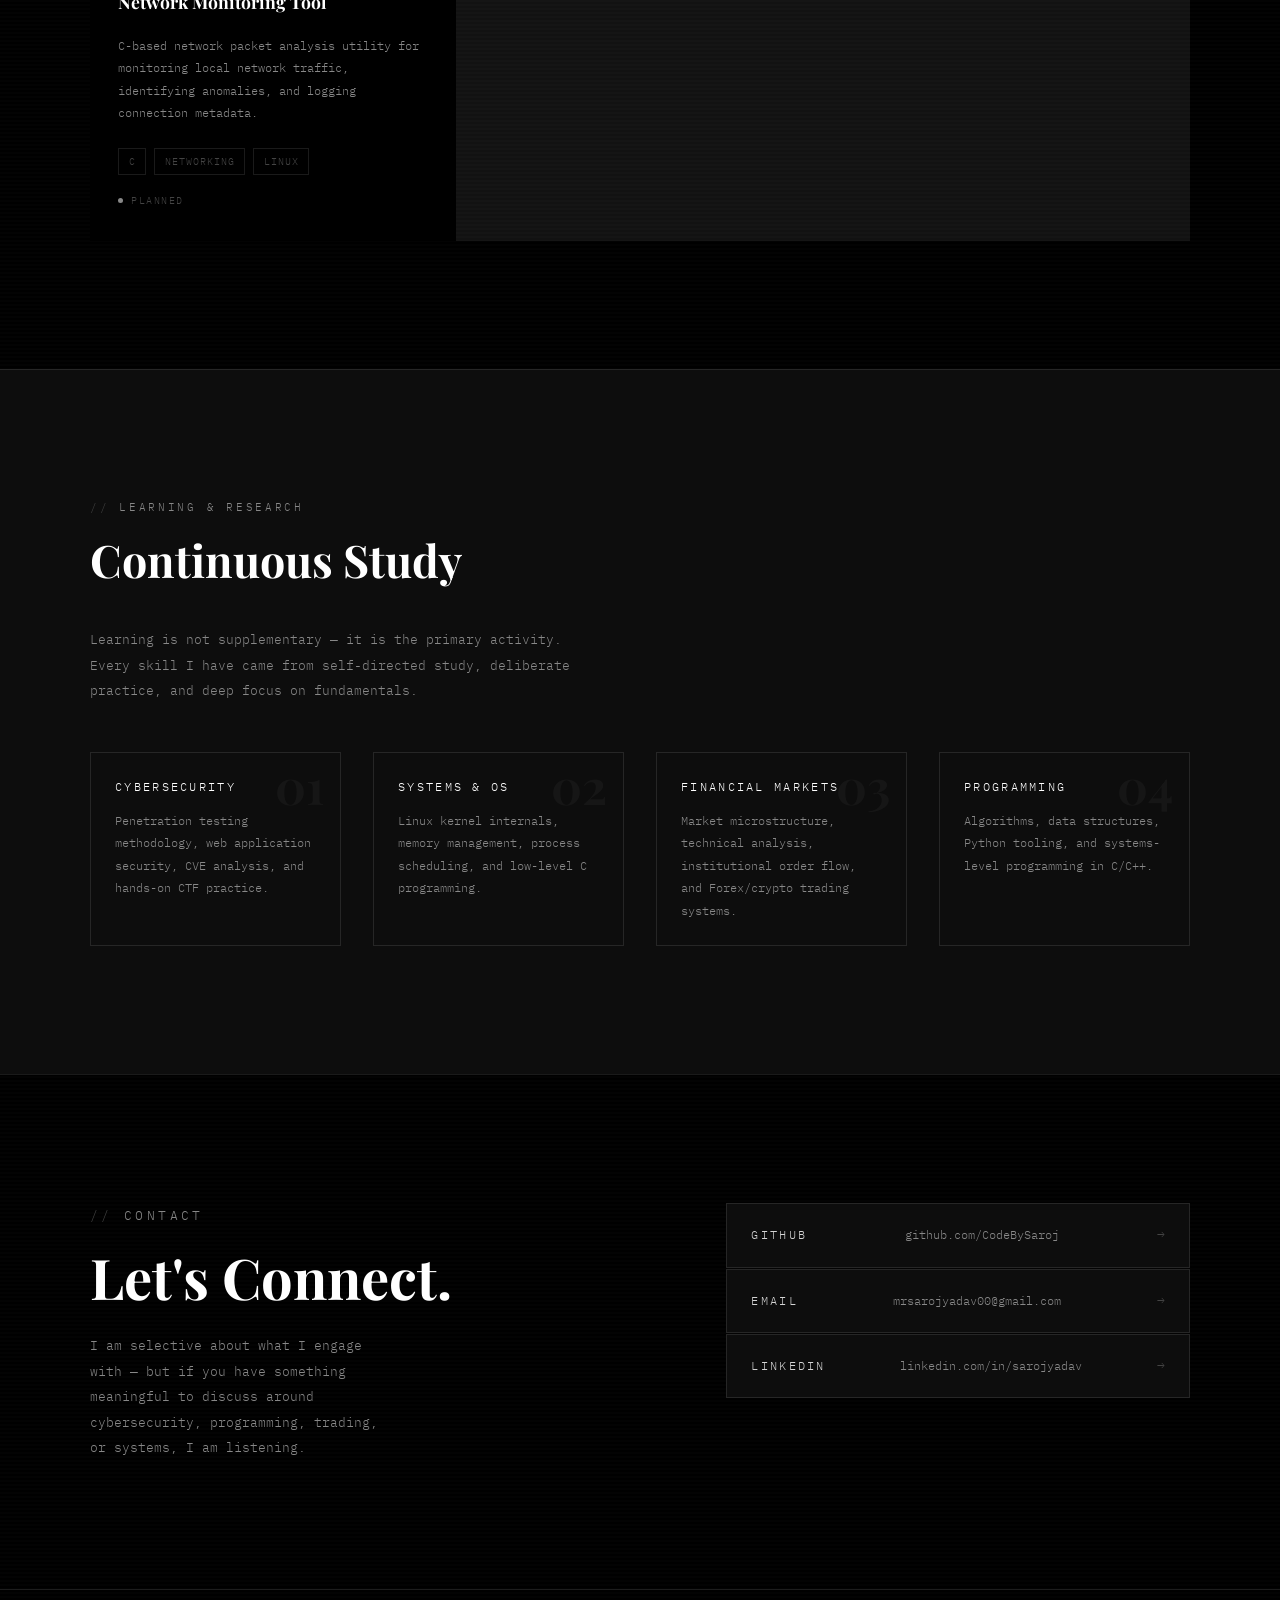
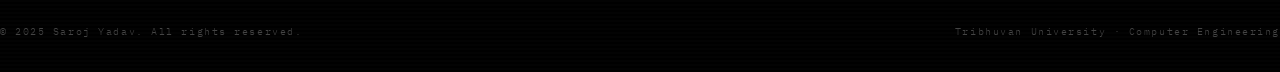
<file: MY_PORTFOLIO/Portfolio_1 .html>
<!DOCTYPE html>
<html lang="en">
<head>
  <meta charset="UTF-8" />
  <meta name="viewport" content="width=device-width, initial-scale=1.0" />
  <title>Saroj Yadav — Engineer · Trader · Security Enthusiast</title>

  <!-- Google Fonts: Serif + Monospace -->
  <link rel="preconnect" href="https://fonts.googleapis.com" />
  <link rel="preconnect" href="https://fonts.gstatic.com" crossorigin />
  <link href="https://fonts.googleapis.com/css2?family=Playfair+Display:ital,wght@0,400;0,700;1,400&family=IBM+Plex+Mono:wght@300;400;500&family=IM+Fell+English:ital@0;1&display=swap" rel="stylesheet" />

  <style>
    /* ============================================================
       CSS RESET & CUSTOM PROPERTIES
    ============================================================ */
    *, *::before, *::after {
      margin: 0;
      padding: 0;
      box-sizing: border-box;
    }

    :root {
      --black:       #000000;
      --white:       #ffffff;
      --gray-100:    #f0f0f0;
      --gray-200:    #d4d4d4;
      --gray-400:    #888888;
      --gray-600:    #444444;
      --gray-800:    #1a1a1a;
      --gray-900:    #0d0d0d;

      --font-serif:  'Playfair Display', Georgia, serif;
      --font-fell:   'IM Fell English', Georgia, serif;
      --font-mono:   'IBM Plex Mono', 'Courier New', monospace;

      --section-pad: clamp(4rem, 10vw, 8rem);
      --line:        1px solid rgba(255,255,255,0.1);
    }

    /* ============================================================
       BASE
    ============================================================ */
    html {
      scroll-behavior: smooth;
      font-size: 16px;
    }

    body {
      background-color: var(--black);
      color: var(--gray-200);
      font-family: var(--font-mono);
      font-weight: 300;
      line-height: 1.75;
      overflow-x: hidden;
      /* Subtle scanline texture */
      background-image:
        repeating-linear-gradient(
          0deg,
          transparent,
          transparent 2px,
          rgba(255,255,255,0.013) 2px,
          rgba(255,255,255,0.013) 4px
        );
    }

    /* Subtle noise overlay */
    body::before {
      content: '';
      position: fixed;
      inset: 0;
      pointer-events: none;
      z-index: 9999;
      background-image: url("data:image/svg+xml,%3Csvg viewBox='0 0 200 200' xmlns='http://www.w3.org/2000/svg'%3E%3Cfilter id='n'%3E%3CfeTurbulence type='fractalNoise' baseFrequency='0.9' numOctaves='4' stitchTiles='stitch'/%3E%3C/filter%3E%3Crect width='100%25' height='100%25' filter='url(%23n)' opacity='0.04'/%3E%3C/svg%3E");
      background-size: 180px;
      opacity: 1;
    }

    ::selection {
      background: var(--white);
      color: var(--black);
    }

    a {
      color: inherit;
      text-decoration: none;
    }

    img { display: block; max-width: 100%; }

    /* ============================================================
       SCROLLBAR
    ============================================================ */
    ::-webkit-scrollbar { width: 4px; }
    ::-webkit-scrollbar-track { background: var(--black); }
    ::-webkit-scrollbar-thumb { background: var(--gray-600); }

    /* ============================================================
       UTILITY
    ============================================================ */
    .container {
      width: min(1100px, 92%);
      margin: 0 auto;
    }

    .section-label {
      font-family: var(--font-mono);
      font-size: 0.68rem;
      letter-spacing: 0.25em;
      text-transform: uppercase;
      color: var(--gray-400);
      margin-bottom: 1rem;
    }

    .section-label::before {
      content: '// ';
      color: var(--gray-600);
    }

    .section-title {
      font-family: var(--font-serif);
      font-size: clamp(1.8rem, 4vw, 2.8rem);
      font-weight: 700;
      color: var(--white);
      line-height: 1.2;
      margin-bottom: 2.5rem;
    }

    .divider {
      border: none;
      border-top: var(--line);
      margin: 0;
    }

    /* ============================================================
       FADE-IN ANIMATION (scroll-triggered via JS)
    ============================================================ */
    .reveal {
      opacity: 0;
      transform: translateY(28px);
      transition: opacity 0.75s ease, transform 0.75s ease;
    }
    .reveal.visible {
      opacity: 1;
      transform: translateY(0);
    }

    /* ============================================================
       NAVIGATION
    ============================================================ */
    nav {
      position: fixed;
      top: 0;
      left: 0;
      right: 0;
      z-index: 100;
      padding: 1.25rem 0;
      background: rgba(0,0,0,0.85);
      backdrop-filter: blur(8px);
      border-bottom: var(--line);
      transition: background 0.3s;
    }

    nav .inner {
      display: flex;
      align-items: center;
      justify-content: space-between;
    }

    .nav-logo {
      font-family: var(--font-mono);
      font-size: 0.85rem;
      letter-spacing: 0.12em;
      color: var(--white);
    }

    .nav-logo span { color: var(--gray-400); }

    .nav-links {
      display: flex;
      gap: 2rem;
      list-style: none;
    }

    .nav-links a {
      font-family: var(--font-mono);
      font-size: 0.72rem;
      letter-spacing: 0.15em;
      text-transform: uppercase;
      color: var(--gray-400);
      transition: color 0.2s;
      position: relative;
    }

    .nav-links a::after {
      content: '';
      position: absolute;
      bottom: -3px;
      left: 0; right: 0;
      height: 1px;
      background: var(--white);
      transform: scaleX(0);
      transition: transform 0.25s;
    }

    .nav-links a:hover { color: var(--white); }
    .nav-links a:hover::after { transform: scaleX(1); }

    /* Hamburger */
    .hamburger {
      display: none;
      flex-direction: column;
      gap: 5px;
      cursor: pointer;
      background: none;
      border: none;
      padding: 4px;
    }
    .hamburger span {
      display: block;
      width: 22px;
      height: 1px;
      background: var(--white);
      transition: transform 0.3s, opacity 0.3s;
    }
    .hamburger.open span:nth-child(1) { transform: translateY(6px) rotate(45deg); }
    .hamburger.open span:nth-child(2) { opacity: 0; }
    .hamburger.open span:nth-child(3) { transform: translateY(-6px) rotate(-45deg); }

    /* Mobile Menu */
    .mobile-menu {
      display: none;
      position: fixed;
      inset: 0;
      top: 57px;
      background: var(--black);
      z-index: 99;
      flex-direction: column;
      align-items: center;
      justify-content: center;
      gap: 2.5rem;
    }
    .mobile-menu.open { display: flex; }
    .mobile-menu a {
      font-family: var(--font-mono);
      font-size: 1rem;
      letter-spacing: 0.2em;
      text-transform: uppercase;
      color: var(--gray-200);
    }

    /* ============================================================
       HERO SECTION
    ============================================================ */
    #hero {
      min-height: 100vh;
      display: flex;
      align-items: center;
      padding: 8rem 0 4rem;
      position: relative;
      overflow: hidden;
    }

    /* Grid background */
    #hero::before {
      content: '';
      position: absolute;
      inset: 0;
      background-image:
        linear-gradient(rgba(255,255,255,0.03) 1px, transparent 1px),
        linear-gradient(90deg, rgba(255,255,255,0.03) 1px, transparent 1px);
      background-size: 60px 60px;
      pointer-events: none;
    }

    /* Vignette */
    #hero::after {
      content: '';
      position: absolute;
      inset: 0;
      background: radial-gradient(ellipse at center, transparent 40%, rgba(0,0,0,0.85) 100%);
      pointer-events: none;
    }

    .hero-content { position: relative; z-index: 1; }

    .hero-eyebrow {
      font-family: var(--font-mono);
      font-size: 0.72rem;
      letter-spacing: 0.3em;
      text-transform: uppercase;
      color: var(--gray-400);
      margin-bottom: 1.5rem;
    }

    .hero-name {
      font-family: var(--font-serif);
      font-size: clamp(3rem, 8vw, 6.5rem);
      font-weight: 700;
      color: var(--white);
      line-height: 1.0;
      letter-spacing: -0.02em;
      margin-bottom: 1.5rem;
    }

    .hero-tagline {
      font-family: var(--font-fell);
      font-style: italic;
      font-size: clamp(1rem, 2.5vw, 1.4rem);
      color: var(--gray-400);
      margin-bottom: 2.5rem;
      line-height: 1.6;
    }

    /* Typewriter line */
    .hero-terminal {
      font-family: var(--font-mono);
      font-size: 0.82rem;
      color: var(--gray-400);
      display: flex;
      align-items: center;
      gap: 0.4rem;
      margin-bottom: 3rem;
    }

    .hero-terminal .prompt { color: var(--gray-600); }

    #typewriter { color: var(--gray-200); }

    .cursor {
      display: inline-block;
      width: 8px;
      height: 1.1em;
      background: var(--gray-200);
      animation: blink 1s step-end infinite;
      vertical-align: middle;
    }

    @keyframes blink {
      0%, 100% { opacity: 1; }
      50%       { opacity: 0; }
    }

    .hero-cta {
      display: inline-block;
      font-family: var(--font-mono);
      font-size: 0.72rem;
      letter-spacing: 0.2em;
      text-transform: uppercase;
      color: var(--black);
      background: var(--white);
      padding: 0.9rem 2rem;
      transition: background 0.2s, color 0.2s;
    }

    .hero-cta:hover {
      background: var(--gray-200);
    }

    .hero-scroll-hint {
      position: absolute;
      bottom: 2.5rem;
      left: 50%;
      transform: translateX(-50%);
      font-family: var(--font-mono);
      font-size: 0.65rem;
      letter-spacing: 0.2em;
      text-transform: uppercase;
      color: var(--gray-600);
      display: flex;
      flex-direction: column;
      align-items: center;
      gap: 0.6rem;
      z-index: 1;
    }

    .scroll-line {
      width: 1px;
      height: 40px;
      background: linear-gradient(to bottom, var(--gray-600), transparent);
      animation: scrollPulse 2s ease-in-out infinite;
    }

    @keyframes scrollPulse {
      0%, 100% { opacity: 0.4; transform: scaleY(1); }
      50%       { opacity: 1;   transform: scaleY(1.2); }
    }

    /* ============================================================
       ABOUT SECTION
    ============================================================ */
    #about {
      padding: var(--section-pad) 0;
      border-top: var(--line);
    }

    .about-grid {
      display: grid;
      grid-template-columns: 1fr 1.6fr;
      gap: 5rem;
      align-items: start;
    }

    .about-meta {
      font-family: var(--font-mono);
      font-size: 0.75rem;
      color: var(--gray-600);
    }

    .about-meta p { margin-bottom: 0.5rem; }
    .about-meta span { color: var(--gray-200); }

    .about-meta .meta-block {
      margin-top: 2rem;
      padding-top: 2rem;
      border-top: var(--line);
    }

    .about-text p {
      font-family: var(--font-mono);
      font-size: 0.88rem;
      color: var(--gray-200);
      margin-bottom: 1.25rem;
      line-height: 1.9;
    }

    .about-text .italic-quote {
      font-family: var(--font-fell);
      font-style: italic;
      font-size: 1.2rem;
      color: var(--white);
      border-left: 1px solid var(--gray-600);
      padding-left: 1.5rem;
      margin: 2rem 0;
      line-height: 1.6;
    }

    /* ============================================================
       SKILLS SECTION
    ============================================================ */
    #skills {
      padding: var(--section-pad) 0;
      border-top: var(--line);
      background: var(--gray-900);
    }

    .skills-grid {
      display: grid;
      grid-template-columns: repeat(auto-fit, minmax(240px, 1fr));
      gap: 2px;
    }

    .skill-category {
      padding: 2rem;
      background: var(--gray-800);
      border: var(--line);
      transition: background 0.2s;
    }

    .skill-category:hover { background: #111; }

    .skill-cat-title {
      font-family: var(--font-mono);
      font-size: 0.68rem;
      letter-spacing: 0.25em;
      text-transform: uppercase;
      color: var(--gray-400);
      margin-bottom: 1.5rem;
    }

    .skill-list {
      list-style: none;
      display: flex;
      flex-direction: column;
      gap: 0.75rem;
    }

    .skill-item {
      display: flex;
      align-items: center;
      gap: 0.75rem;
      font-family: var(--font-mono);
      font-size: 0.82rem;
      color: var(--gray-200);
    }

    .skill-item::before {
      content: '▸';
      color: var(--gray-600);
      font-size: 0.6rem;
      flex-shrink: 0;
    }

    /* Skill bars */
    .skill-bar-wrap {
      margin-top: 0.35rem;
    }

    .skill-bar-track {
      height: 1px;
      background: var(--gray-800);
      width: 100%;
      position: relative;
      overflow: hidden;
    }

    .skill-bar-fill {
      height: 1px;
      background: var(--gray-400);
      width: 0;
      transition: width 1.2s cubic-bezier(0.4, 0, 0.2, 1);
    }

    .skill-bar-fill.animated { width: var(--fill); }

    /* ============================================================
       TOOLS SECTION
    ============================================================ */
    #tools {
      padding: var(--section-pad) 0;
      border-top: var(--line);
    }

    .tools-grid {
      display: grid;
      grid-template-columns: repeat(auto-fill, minmax(140px, 1fr));
      gap: 1px;
      background: var(--gray-800);
      border: var(--line);
    }

    .tool-card {
      background: var(--black);
      padding: 1.75rem 1.25rem;
      display: flex;
      flex-direction: column;
      align-items: center;
      gap: 0.75rem;
      transition: background 0.2s;
      cursor: default;
    }

    .tool-card:hover { background: var(--gray-900); }

    .tool-icon {
      font-size: 1.5rem;
      filter: grayscale(1);
    }

    .tool-name {
      font-family: var(--font-mono);
      font-size: 0.7rem;
      letter-spacing: 0.1em;
      text-transform: uppercase;
      color: var(--gray-400);
      text-align: center;
    }

    /* ============================================================
       TRADING SECTION
    ============================================================ */
    #trading {
      padding: var(--section-pad) 0;
      border-top: var(--line);
      background: var(--gray-900);
    }

    .trading-layout {
      display: grid;
      grid-template-columns: 1fr 1fr;
      gap: 4rem;
    }

    .trading-intro p {
      font-family: var(--font-mono);
      font-size: 0.86rem;
      color: var(--gray-200);
      line-height: 1.9;
      margin-bottom: 1.25rem;
    }

    .trading-pillars {
      display: flex;
      flex-direction: column;
      gap: 1.5rem;
    }

    .pillar {
      padding: 1.25rem 1.5rem;
      border: var(--line);
      border-left: 1px solid var(--gray-400);
    }

    .pillar-title {
      font-family: var(--font-mono);
      font-size: 0.7rem;
      letter-spacing: 0.2em;
      text-transform: uppercase;
      color: var(--white);
      margin-bottom: 0.5rem;
    }

    .pillar-desc {
      font-family: var(--font-mono);
      font-size: 0.78rem;
      color: var(--gray-400);
      line-height: 1.7;
    }

    /* ============================================================
       PROJECTS SECTION
    ============================================================ */
    #projects {
      padding: var(--section-pad) 0;
      border-top: var(--line);
    }

    .projects-grid {
      display: grid;
      grid-template-columns: repeat(auto-fill, minmax(280px, 1fr));
      gap: 1px;
      background: rgba(255,255,255,0.07);
    }

    .project-card {
      background: var(--black);
      padding: 2rem 1.75rem;
      display: flex;
      flex-direction: column;
      gap: 1rem;
      transition: background 0.25s;
      position: relative;
      overflow: hidden;
    }

    .project-card::before {
      content: '';
      position: absolute;
      top: 0; left: 0; right: 0;
      height: 1px;
      background: linear-gradient(90deg, transparent, var(--gray-600), transparent);
      transform: scaleX(0);
      transition: transform 0.4s;
    }

    .project-card:hover { background: var(--gray-900); }
    .project-card:hover::before { transform: scaleX(1); }

    .project-index {
      font-family: var(--font-mono);
      font-size: 0.65rem;
      color: var(--gray-600);
    }

    .project-title {
      font-family: var(--font-serif);
      font-size: 1.1rem;
      color: var(--white);
      font-weight: 700;
    }

    .project-desc {
      font-family: var(--font-mono);
      font-size: 0.78rem;
      color: var(--gray-400);
      line-height: 1.8;
      flex: 1;
    }

    .project-tags {
      display: flex;
      flex-wrap: wrap;
      gap: 0.5rem;
      margin-top: 0.5rem;
    }

    .tag {
      font-family: var(--font-mono);
      font-size: 0.62rem;
      letter-spacing: 0.1em;
      text-transform: uppercase;
      color: var(--gray-600);
      border: 1px solid var(--gray-800);
      padding: 0.25rem 0.6rem;
    }

    .project-status {
      font-family: var(--font-mono);
      font-size: 0.65rem;
      letter-spacing: 0.15em;
      text-transform: uppercase;
      color: var(--gray-600);
      display: flex;
      align-items: center;
      gap: 0.5rem;
    }

    .project-status::before {
      content: '';
      display: inline-block;
      width: 5px; height: 5px;
      border-radius: 50%;
      background: var(--gray-400);
    }

    /* ============================================================
       LEARNING SECTION
    ============================================================ */
    #learning {
      padding: var(--section-pad) 0;
      border-top: var(--line);
      background: var(--gray-900);
    }

    .learning-tracks {
      display: grid;
      grid-template-columns: repeat(auto-fit, minmax(220px, 1fr));
      gap: 2rem;
      margin-top: 1rem;
    }

    .track {
      position: relative;
      padding: 1.5rem;
      border: var(--line);
    }

    .track-num {
      font-family: var(--font-serif);
      font-size: 3rem;
      color: rgba(255,255,255,0.04);
      position: absolute;
      top: 0.5rem; right: 1rem;
      line-height: 1;
      font-weight: 700;
    }

    .track-title {
      font-family: var(--font-mono);
      font-size: 0.72rem;
      letter-spacing: 0.2em;
      text-transform: uppercase;
      color: var(--white);
      margin-bottom: 0.75rem;
    }

    .track-desc {
      font-family: var(--font-mono);
      font-size: 0.78rem;
      color: var(--gray-400);
      line-height: 1.8;
    }

    /* ============================================================
       CONTACT SECTION
    ============================================================ */
    #contact {
      padding: var(--section-pad) 0;
      border-top: var(--line);
    }

    .contact-inner {
      display: grid;
      grid-template-columns: 1.2fr 1fr;
      gap: 5rem;
      align-items: start;
    }

    .contact-text h2 {
      font-family: var(--font-serif);
      font-size: clamp(2rem, 5vw, 3.5rem);
      color: var(--white);
      font-weight: 700;
      line-height: 1.15;
      margin-bottom: 1.5rem;
    }

    .contact-text p {
      font-family: var(--font-mono);
      font-size: 0.84rem;
      color: var(--gray-400);
      line-height: 1.9;
      max-width: 38ch;
    }

    .contact-links {
      display: flex;
      flex-direction: column;
      gap: 1px;
    }

    .contact-link {
      display: flex;
      align-items: center;
      justify-content: space-between;
      padding: 1.25rem 1.5rem;
      background: var(--gray-900);
      border: var(--line);
      transition: background 0.2s, color 0.2s;
      color: var(--gray-200);
    }

    .contact-link:hover {
      background: var(--gray-800);
      color: var(--white);
    }

    .contact-link-label {
      font-family: var(--font-mono);
      font-size: 0.72rem;
      letter-spacing: 0.2em;
      text-transform: uppercase;
    }

    .contact-link-value {
      font-family: var(--font-mono);
      font-size: 0.78rem;
      color: var(--gray-400);
    }

    .contact-link-arrow {
      font-size: 0.8rem;
      color: var(--gray-600);
      transition: transform 0.2s;
    }

    .contact-link:hover .contact-link-arrow { transform: translateX(4px); }

    /* ============================================================
       FOOTER
    ============================================================ */
    footer {
      border-top: var(--line);
      padding: 2rem 0;
      display: flex;
    }

    footer .inner {
      display: flex;
      align-items: center;
      justify-content: space-between;
      width: 100%;
      flex-wrap: wrap;
      gap: 1rem;
    }

    footer p {
      font-family: var(--font-mono);
      font-size: 0.65rem;
      letter-spacing: 0.15em;
      color: var(--gray-600);
    }

    footer a { transition: color 0.2s; }
    footer a:hover { color: var(--gray-200); }

    /* ============================================================
       RESPONSIVE
    ============================================================ */
    @media (max-width: 900px) {
      .about-grid      { grid-template-columns: 1fr; gap: 2.5rem; }
      .trading-layout  { grid-template-columns: 1fr; gap: 2.5rem; }
      .contact-inner   { grid-template-columns: 1fr; gap: 2.5rem; }
    }

    @media (max-width: 768px) {
      .nav-links { display: none; }
      .hamburger { display: flex; }
    }

    @media (max-width: 480px) {
      .hero-name { font-size: 2.8rem; }
      .skills-grid { grid-template-columns: 1fr; }
      .tools-grid  { grid-template-columns: repeat(2, 1fr); }
      .projects-grid { grid-template-columns: 1fr; }
    }
  </style>
</head>
<body>

  <!-- ============================================================
       NAVIGATION
  ============================================================ -->
  <nav>
    <div class="container inner">
      <span class="nav-logo">saroj<span>@yadav</span>:~$</span>
      <ul class="nav-links">
        <li><a href="#about">About</a></li>
        <li><a href="#skills">Skills</a></li>
        <li><a href="#tools">Tools</a></li>
        <li><a href="#trading">Trading</a></li>
        <li><a href="#projects">Projects</a></li>
        <li><a href="#contact">Contact</a></li>
      </ul>
      <button class="hamburger" id="hamburger" aria-label="Toggle menu">
        <span></span><span></span><span></span>
      </button>
    </div>
  </nav>

  <!-- Mobile Menu -->
  <div class="mobile-menu" id="mobileMenu">
    <a href="#about"    class="mobile-link">About</a>
    <a href="#skills"   class="mobile-link">Skills</a>
    <a href="#tools"    class="mobile-link">Tools</a>
    <a href="#trading"  class="mobile-link">Trading</a>
    <a href="#projects" class="mobile-link">Projects</a>
    <a href="#contact"  class="mobile-link">Contact</a>
  </div>

  <!-- ============================================================
       HERO
  ============================================================ -->
  <section id="hero">
    <div class="container hero-content">
      <p class="hero-eyebrow reveal">Tribhuvan University · Computer Engineering</p>
      <h1 class="hero-name reveal">Saroj<br>Yadav</h1>
      <p class="hero-tagline reveal">
        Engineer &nbsp;·&nbsp; Trader &nbsp;·&nbsp; Security Enthusiast.<br>
        Focused on systems, markets, and vulnerabilities.
      </p>
      <div class="hero-terminal reveal">
        <span class="prompt">$&nbsp;</span>
        <span id="typewriter"></span>
        <span class="cursor"></span>
      </div>
      <a href="#about" class="hero-cta reveal">Explore Profile</a>
    </div>
    <div class="hero-scroll-hint">
      <div class="scroll-line"></div>
      <span>scroll</span>
    </div>
  </section>

  <!-- ============================================================
       ABOUT
  ============================================================ -->
  <section id="about">
    <div class="container">
      <div class="about-grid">
        <!-- Left column: metadata -->
        <div class="about-meta reveal">
          <p>Name <br><span>Saroj Yadav</span></p>
          <div class="meta-block">
            <p>Degree<br><span>B.E. Computer Engineering</span></p>
          </div>
          <div class="meta-block">
            <p>University<br><span>Tribhuvan University (TU)</span></p>
          </div>
          <div class="meta-block">
            <p>Interests<br>
              <span>Cybersecurity</span><br>
              <span>Financial Markets</span><br>
              <span>Systems Programming</span>
            </p>
          </div>
          <div class="meta-block">
            <p>Archetype<br><span>Analyst. Builder. Observer.</span></p>
          </div>
        </div>
        <!-- Right column: text -->
        <div class="about-text reveal">
          <p class="section-label">about me</p>
          <h2 class="section-title">Disciplined.<br>Analytical. Curious.</h2>
          <p>
            I am an undergraduate Computer Engineering student at Tribhuvan University with
            a focused mind and a quiet intensity. I do not chase noise — I study patterns,
            understand systems, and build mental models before I act.
          </p>
          <div class="italic-quote">
            "The most powerful skill is not coding or trading — it is the ability to learn
            any system faster than others."
          </div>
          <p>
            My interest spans two worlds that share the same core discipline: cybersecurity
            and financial markets. Both reward patience, analytical rigor, and the ability
            to think several steps ahead. Both punish impulsiveness.
          </p>
          <p>
            In technology, I gravitate toward low-level systems, Linux internals, and
            security research. In finance, I study market structure, price action, and
            risk management with the same methodical approach. I am self-taught in most
            of what I know, and I prefer depth over breadth.
          </p>
          <p>
            I am not particularly social. My circle is small, my focus is deliberate,
            and my time is spent on things that compound: skills, knowledge, and systems thinking.
          </p>
        </div>
      </div>
    </div>
  </section>

  <!-- ============================================================
       SKILLS
  ============================================================ -->
  <section id="skills">
    <div class="container">
      <p class="section-label reveal">technical skills</p>
      <h2 class="section-title reveal">What I Work With</h2>
      <div class="skills-grid">

        <!-- Programming -->
        <div class="skill-category reveal">
          <p class="skill-cat-title">Programming Languages</p>
          <ul class="skill-list">
            <li class="skill-item">Python
              <div class="skill-bar-wrap" style="flex:1">
                <div class="skill-bar-track"><div class="skill-bar-fill" style="--fill:85%"></div></div>
              </div>
            </li>
            <li class="skill-item">C
              <div class="skill-bar-wrap" style="flex:1">
                <div class="skill-bar-track"><div class="skill-bar-fill" style="--fill:75%"></div></div>
              </div>
            </li>
            <li class="skill-item">C++
              <div class="skill-bar-wrap" style="flex:1">
                <div class="skill-bar-track"><div class="skill-bar-fill" style="--fill:70%"></div></div>
              </div>
            </li>
            <li class="skill-item">HTML / CSS
              <div class="skill-bar-wrap" style="flex:1">
                <div class="skill-bar-track"><div class="skill-bar-fill" style="--fill:80%"></div></div>
              </div>
            </li>
            <li class="skill-item">JavaScript
              <div class="skill-bar-wrap" style="flex:1">
                <div class="skill-bar-track"><div class="skill-bar-fill" style="--fill:65%"></div></div>
              </div>
            </li>
          </ul>
        </div>

        <!-- Cybersecurity -->
        <div class="skill-category reveal">
          <p class="skill-cat-title">Cybersecurity</p>
          <ul class="skill-list">
            <li class="skill-item">Web Vulnerability Analysis</li>
            <li class="skill-item">Penetration Testing Fundamentals</li>
            <li class="skill-item">Linux Bug Hunting</li>
            <li class="skill-item">OSINT Research</li>
            <li class="skill-item">Network Security Basics</li>
          </ul>
        </div>

        <!-- Systems & OS -->
        <div class="skill-category reveal">
          <p class="skill-cat-title">Systems & OS</p>
          <ul class="skill-list">
            <li class="skill-item">Advanced Linux User</li>
            <li class="skill-item">Terminal-First Workflow</li>
            <li class="skill-item">Shell Scripting</li>
            <li class="skill-item">System Debugging</li>
            <li class="skill-item">OS Internals</li>
          </ul>
        </div>

        <!-- Soft / Meta -->
        <div class="skill-category reveal">
          <p class="skill-cat-title">Analytical & Research</p>
          <ul class="skill-list">
            <li class="skill-item">Technical Research</li>
            <li class="skill-item">Security Mindset</li>
            <li class="skill-item">Problem Decomposition</li>
            <li class="skill-item">Automation Scripting</li>
            <li class="skill-item">Independent Learning</li>
          </ul>
        </div>

      </div>
    </div>
  </section>

  <!-- ============================================================
       TOOLS
  ============================================================ -->
  <section id="tools">
    <div class="container">
      <p class="section-label reveal">tools & technologies</p>
      <h2 class="section-title reveal">The Toolkit</h2>
      <div class="tools-grid reveal">
        <div class="tool-card"><div class="tool-icon">🐧</div><div class="tool-name">Linux</div></div>
        <div class="tool-card"><div class="tool-icon">🐍</div><div class="tool-name">Python</div></div>
        <div class="tool-card"><div class="tool-icon">⚙️</div><div class="tool-name">C / C++</div></div>
        <div class="tool-card"><div class="tool-icon">🌐</div><div class="tool-name">HTML / CSS</div></div>
        <div class="tool-card"><div class="tool-icon">🔐</div><div class="tool-name">Burp Suite</div></div>
        <div class="tool-card"><div class="tool-icon">💉</div><div class="tool-name">Metasploit</div></div>
        <div class="tool-card"><div class="tool-icon">🖥️</div><div class="tool-name">Terminal</div></div>
        <div class="tool-card"><div class="tool-icon">🔍</div><div class="tool-name">OSINT</div></div>
        <div class="tool-card"><div class="tool-icon">📡</div><div class="tool-name">Networking</div></div>
        <div class="tool-card"><div class="tool-icon">🐚</div><div class="tool-name">Bash / Shell</div></div>
        <div class="tool-card"><div class="tool-icon">📊</div><div class="tool-name">TradingView</div></div>
        <div class="tool-card"><div class="tool-icon">🗃️</div><div class="tool-name">Git / GitHub</div></div>
      </div>
    </div>
  </section>

  <!-- ============================================================
       TRADING
  ============================================================ -->
  <section id="trading">
    <div class="container">
      <p class="section-label reveal">trading experience</p>
      <h2 class="section-title reveal">Markets as a System</h2>
      <div class="trading-layout">
        <div class="trading-intro reveal">
          <p>
            I approach Forex and cryptocurrency markets the same way I approach systems in
            computer engineering: understand the rules, find the edge cases, and operate
            with strict logic rather than emotion.
          </p>
          <p>
            Trading taught me that discipline is the most valuable variable. A brilliant
            strategy without risk management is a vulnerability. A mediocre strategy with
            strict execution and loss control outperforms anything emotional.
          </p>
          <p>
            I focus on technical analysis, market structure, and the psychology of market
            participants. My edge comes not from prediction, but from reading setups where
            probability tilts in my favor and position sizing ensures I survive the losses.
          </p>
        </div>
        <div class="trading-pillars reveal">
          <div class="pillar">
            <p class="pillar-title">Market Analysis</p>
            <p class="pillar-desc">Technical analysis, price action reading, market structure identification, and multi-timeframe confluence.</p>
          </div>
          <div class="pillar">
            <p class="pillar-title">Strategy Development</p>
            <p class="pillar-desc">Building rule-based systems with defined entry, exit, and invalidation criteria. No guessing.</p>
          </div>
          <div class="pillar">
            <p class="pillar-title">Risk Management</p>
            <p class="pillar-desc">Position sizing, max drawdown limits, and capital preservation as the primary objective.</p>
          </div>
          <div class="pillar">
            <p class="pillar-title">Market Psychology</p>
            <p class="pillar-desc">Understanding crowd behavior, sentiment cycles, and how emotion creates exploitable patterns.</p>
          </div>
        </div>
      </div>
    </div>
  </section>

  <!-- ============================================================
       PROJECTS
  ============================================================ -->
  <section id="projects">
    <div class="container">
      <p class="section-label reveal">projects</p>
      <h2 class="section-title reveal">Selected Work</h2>
      <div class="projects-grid">

        <div class="project-card reveal">
          <p class="project-index">01</p>
          <h3 class="project-title">Linux Security Toolkit</h3>
          <p class="project-desc">
            A collection of Bash and Python scripts for Linux system hardening, log analysis,
            and automated security auditing of local environments.
          </p>
          <div class="project-tags">
            <span class="tag">Python</span>
            <span class="tag">Bash</span>
            <span class="tag">Linux</span>
          </div>
          <p class="project-status">In Development</p>
        </div>

        <div class="project-card reveal">
          <p class="project-index">02</p>
          <h3 class="project-title">Bug Hunting Research</h3>
          <p class="project-desc">
            Systematic research into Linux kernel edge cases and web application logic flaws.
            Documents vulnerability patterns with reproduction steps.
          </p>
          <div class="project-tags">
            <span class="tag">Burp Suite</span>
            <span class="tag">Metasploit</span>
            <span class="tag">OSINT</span>
          </div>
          <p class="project-status">Ongoing Research</p>
        </div>

        <div class="project-card reveal">
          <p class="project-index">03</p>
          <h3 class="project-title">Python Automation Scripts</h3>
          <p class="project-desc">
            Modular automation tools for repetitive research workflows: web scraping,
            data parsing, file processing, and system monitoring.
          </p>
          <div class="project-tags">
            <span class="tag">Python</span>
            <span class="tag">Automation</span>
          </div>
          <p class="project-status">Active</p>
        </div>

        <div class="project-card reveal">
          <p class="project-index">04</p>
          <h3 class="project-title">Network Monitoring Tool</h3>
          <p class="project-desc">
            C-based network packet analysis utility for monitoring local network traffic,
            identifying anomalies, and logging connection metadata.
          </p>
          <div class="project-tags">
            <span class="tag">C</span>
            <span class="tag">Networking</span>
            <span class="tag">Linux</span>
          </div>
          <p class="project-status">Planned</p>
        </div>

      </div>
    </div>
  </section>

  <!-- ============================================================
       LEARNING
  ============================================================ -->
  <section id="learning">
    <div class="container">
      <p class="section-label reveal">learning & research</p>
      <h2 class="section-title reveal">Continuous Study</h2>
      <p class="reveal" style="font-family:var(--font-mono);font-size:0.84rem;color:var(--gray-400);max-width:60ch;margin-bottom:3rem;line-height:1.9;">
        Learning is not supplementary — it is the primary activity. Every skill I have came
        from self-directed study, deliberate practice, and deep focus on fundamentals.
      </p>
      <div class="learning-tracks">

        <div class="track reveal">
          <span class="track-num">01</span>
          <p class="track-title">Cybersecurity</p>
          <p class="track-desc">Penetration testing methodology, web application security, CVE analysis, and hands-on CTF practice.</p>
        </div>

        <div class="track reveal">
          <span class="track-num">02</span>
          <p class="track-title">Systems & OS</p>
          <p class="track-desc">Linux kernel internals, memory management, process scheduling, and low-level C programming.</p>
        </div>

        <div class="track reveal">
          <span class="track-num">03</span>
          <p class="track-title">Financial Markets</p>
          <p class="track-desc">Market microstructure, technical analysis, institutional order flow, and Forex/crypto trading systems.</p>
        </div>

        <div class="track reveal">
          <span class="track-num">04</span>
          <p class="track-title">Programming</p>
          <p class="track-desc">Algorithms, data structures, Python tooling, and systems-level programming in C/C++.</p>
        </div>

      </div>
    </div>
  </section>

  <!-- ============================================================
       CONTACT
  ============================================================ -->
  <section id="contact">
    <div class="container">
      <div class="contact-inner">
        <div class="contact-text reveal">
          <p class="section-label">contact</p>
          <h2>Let's Connect.</h2>
          <p>
            I am selective about what I engage with — but if you have something meaningful
            to discuss around cybersecurity, programming, trading, or systems, I am listening.
          </p>
        </div>
        <div class="contact-links reveal">
          <a href="https://github.com/CodeBySaroj" target="_blank" class="contact-link">
            <span class="contact-link-label">GitHub</span>
            <span class="contact-link-value">github.com/CodeBySaroj</span>
            <span class="contact-link-arrow">→</span>
          </a>
          <a href="mailto:mrsarojyadav00@gmail.com" class="contact-link">
            <span class="contact-link-label">Email</span>
            <span class="contact-link-value">mrsarojyadav00@gmail.com</span>
            <span class="contact-link-arrow">→</span>
          </a>
          <a href="https://linkedin.com/" target="_blank" class="contact-link">
            <span class="contact-link-label">LinkedIn</span>
            <span class="contact-link-value">linkedin.com/in/sarojyadav</span>
            <span class="contact-link-arrow">→</span>
          </a>
        </div>
      </div>
    </div>
  </section>

  <!-- ============================================================
       FOOTER
  ============================================================ -->
  <footer>
    <div class="container inner">
      <p>© 2025 Saroj Yadav. All rights reserved.</p>
      <p>Tribhuvan University · Computer Engineering</p>
    </div>
  </footer>

  <!-- ============================================================
       JAVASCRIPT
  ============================================================ -->
  <script>
    /* ---- Hamburger / Mobile menu ---- */
    const hamburger   = document.getElementById('hamburger');
    const mobileMenu  = document.getElementById('mobileMenu');
    const mobileLinks = document.querySelectorAll('.mobile-link');

    hamburger.addEventListener('click', () => {
      hamburger.classList.toggle('open');
      mobileMenu.classList.toggle('open');
    });

    mobileLinks.forEach(link => {
      link.addEventListener('click', () => {
        hamburger.classList.remove('open');
        mobileMenu.classList.remove('open');
      });
    });

    /* ---- Typewriter effect ---- */
    const phrases = [
      'studying systems and vulnerabilities...',
      'analyzing market structure...',
      'reading CVEs and kernel docs...',
      'building automation scripts...',
      'running metasploit on localhost...',
      'focused. disciplined. learning.',
    ];
    let phraseIdx = 0, charIdx = 0, deleting = false;
    const el = document.getElementById('typewriter');

    function typeLoop() {
      const current = phrases[phraseIdx];
      if (!deleting) {
        el.textContent = current.slice(0, ++charIdx);
        if (charIdx === current.length) {
          deleting = true;
          setTimeout(typeLoop, 1800);
          return;
        }
      } else {
        el.textContent = current.slice(0, --charIdx);
        if (charIdx === 0) {
          deleting = false;
          phraseIdx = (phraseIdx + 1) % phrases.length;
        }
      }
      setTimeout(typeLoop, deleting ? 35 : 55);
    }
    typeLoop();

    /* ---- Scroll reveal ---- */
    const revealEls = document.querySelectorAll('.reveal');
    const observer  = new IntersectionObserver((entries) => {
      entries.forEach(e => {
        if (e.isIntersecting) {
          e.target.classList.add('visible');
          observer.unobserve(e.target);
        }
      });
    }, { threshold: 0.12 });

    revealEls.forEach(el => observer.observe(el));

    /* ---- Skill bar animation ---- */
    const bars       = document.querySelectorAll('.skill-bar-fill');
    const barObserver = new IntersectionObserver((entries) => {
      entries.forEach(e => {
        if (e.isIntersecting) {
          e.target.classList.add('animated');
          barObserver.unobserve(e.target);
        }
      });
    }, { threshold: 0.5 });

    bars.forEach(b => barObserver.observe(b));

    /* ---- Nav background on scroll ---- */
    const nav = document.querySelector('nav');
    window.addEventListener('scroll', () => {
      nav.style.background = window.scrollY > 50
        ? 'rgba(0,0,0,0.97)'
        : 'rgba(0,0,0,0.85)';
    });
  </script>
</body>
</html>
</file>
<file: ASSIGNMENT_2/styles.css>
* {
    box-sizing: border-box;
    margin: 0;
    padding: 0;
}

body {
    background: #f3f4f6;
    min-height: 100vh;
    display: grid;
    gap: 1.5rem;
    padding: 1.5rem;
    font-family: 'Segoe UI', Tahoma, Geneva, Verdana, sans-serif;

    grid-template-areas: 
        "header header"
        "section aside"
        "output output"
        "footer footer";
    
    grid-template-columns: 1fr 1fr;
}

main { display: contents; }

/* header */
header {
    grid-area: header;
    background: white;
    padding: 1.5rem;
    border-radius: 12px;
    text-align: center;
    box-shadow: 0 4px 10px rgba(0,0,0,0.05);
}

header h1 { color: #1f2937; }
header p { color: #6b7280; margin-top: 5px; }

/* sections */
section, aside, .section_output {
    background: white;
    padding: 2rem;
    border-radius: 12px;
    box-shadow: 0 4px 10px rgba(0,0,0,0.05);
}

section { grid-area: section; }
aside { grid-area: aside; }
.section_output { grid-area: output; }

/* forms */
form {
    display: flex;
    flex-direction: column;
    gap: 1rem;
}

input {
    padding: 0.8rem;
    border-radius: 8px;
    border: 1px solid #d1d5db;
    font-size: 1rem;
}

input:focus {
    outline: none;
    border-color: #2563eb;
}

/* buttons */
button {
    padding: 0.9rem;
    border: none;
    border-radius: 8px;
    font-weight: 600;
    cursor: pointer;
    background: #2563eb;
    color: white;
    transition: 0.2s;
}

button:hover {
    background: #1e40af;
}

/* cards */
.show_data {
    display: flex;
    flex-wrap: wrap;
    gap: 1rem;
    margin-top: 1rem;
}

.border {
    background: #f9fafb;
    border: 1px solid #e5e7eb;
    border-radius: 10px;
    padding: 1rem;
    min-width: 260px;
    flex: 1;
}

.border h3 {
    color: #2563eb;
    margin-bottom: 0.5rem;
}

/* description */
.details dt {
    font-weight: 600;
    color: #374151;
}

.details dd {
    margin-left: 0.5rem;
    margin-bottom: 0.5rem;
}

/* empty text */
.empty {
    color: #9ca3af;
}

/* footer */
footer {
    grid-area: footer;
    text-align: center;
    color: #6b7280;
}

/* responsive */
@media (max-width: 700px) {
    body {
        grid-template-areas: 
            "header"
            "section"
            "aside"
            "output"
            "footer";
        grid-template-columns: 1fr;
    }
}
</file>
<file: ASSIGNMENT_3/styles.css>
* {
    margin: 0;
    padding: 0;
    box-sizing: border-box;
}

body {
    background: #f4f6f9;
    font-family: 'Segoe UI', Tahoma, Geneva, Verdana, sans-serif;
    display: flex;
    flex-direction: column;
    align-items: center;
    justify-content: center;
    min-height: 100vh;
    padding: 20px;
}

h1 {
    color: #1f2937;
    margin-bottom: 20px;
}

section {
    width: 100%;
    max-width: 520px;
    background: white;
    padding: 2rem;
    border-radius: 12px;
    box-shadow: 0 10px 25px rgba(0, 0, 0, 0.08);
    display: flex;
    flex-direction: column;
    gap: 1rem;
}

.row2, .row3 {
    display: flex;
    gap: 1rem;
}

.btn {
    flex: 1;
    min-width: 0;
    padding: 0.8rem;
    border-radius: 8px;
    border: none;
    cursor: pointer;
    background: #2563eb;
    color: white;
    transition: 0.2s;
}

.btn:hover {
    background: #1e40af;
}

#btn_res {
    background: #16a34a;
}

#btn_res:hover {
    background: #15803d;
}

.num_disp {
    flex: 1;
    min-width: 0;
    padding: 0.8rem;
    font-size: 1.1rem;
    text-align: center;
    border-radius: 8px;
    border: 1.5px solid #d1d5db;
}

#symbol {
    max-width: 60px;
    min-width: 60px;
    font-weight: bold;
    color: #2563eb;
    background: #f1f5f9;
}

#result {
    background: #f0fdf4;
    border-color: #16a34a;
    color: #166534;
    font-weight: bold;
}

/* footer */
.footer {
    margin-top: 25px;
    text-align: center;
    color: #6b7280;
    font-size: 0.9rem;
}
</file>
<file: MY_PORTFOLIO/Portfolio_2/css/style.css>
/* ============================================================
   SAROJ YADAV PORTFOLIO — STYLESHEET
   Color Palette: Deep Navy + Electric Teal + Warm Amber + Cream
   Typography: Syne (display) + DM Sans (body) + DM Mono (code)
============================================================ */

/* ---- CUSTOM PROPERTIES ---- */
:root {
  /* Colors */
  --navy:        #0A0F1E;
  --navy-mid:    #111827;
  --navy-light:  #1E2A3A;
  --teal:        #00C9A7;
  --teal-dim:    #009E85;
  --teal-glow:   rgba(0, 201, 167, 0.15);
  --amber:       #F59E0B;
  --amber-dim:   #D97706;
  --cream:       #F5F0E8;
  --cream-dim:   #E8E2D8;
  --slate:       #94A3B8;
  --slate-dim:   #64748B;
  --white:       #FFFFFF;

  /* Gradients */
  --grad-hero:   linear-gradient(135deg, #0A0F1E 0%, #111827 50%, #0D1B2A 100%);
  --grad-teal:   linear-gradient(135deg, #00C9A7, #0099FF);
  --grad-amber:  linear-gradient(135deg, #F59E0B, #EF4444);
  --grad-card:   linear-gradient(145deg, #1E2A3A, #111827);

  /* Typography */
  --font-display: 'Syne', sans-serif;
  --font-body:    'DM Sans', sans-serif;
  --font-mono:    'DM Mono', monospace;

  /* Spacing */
  --section-gap: clamp(5rem, 10vw, 9rem);
  --container:   min(1160px, 92%);

  /* Shadows */
  --shadow-card:  0 4px 32px rgba(0,0,0,0.4);
  --shadow-teal:  0 8px 40px rgba(0, 201, 167, 0.25);
  --shadow-glow:  0 0 60px rgba(0, 201, 167, 0.08);

  /* Borders */
  --border:       1px solid rgba(255,255,255,0.07);
  --border-teal:  1px solid rgba(0, 201, 167, 0.3);
}

/* ---- RESET ---- */
*, *::before, *::after { margin: 0; padding: 0; box-sizing: border-box; }
html { scroll-behavior: smooth; font-size: 16px; }

body {
  background-color: var(--navy);
  color: var(--slate);
  font-family: var(--font-body);
  font-weight: 400;
  line-height: 1.7;
  overflow-x: hidden;
}

::selection { background: var(--teal); color: var(--navy); }
::-webkit-scrollbar { width: 5px; }
::-webkit-scrollbar-track { background: var(--navy); }
::-webkit-scrollbar-thumb { background: var(--teal-dim); border-radius: 4px; }

a { text-decoration: none; color: inherit; }
img { display: block; max-width: 100%; }
ul { list-style: none; }

/* ---- CUSTOM CURSOR ---- */
.custom-cursor {
  width: 10px; height: 10px;
  background: var(--teal);
  border-radius: 50%;
  position: fixed;
  top: 0; left: 0;
  pointer-events: none;
  z-index: 9999;
  transform: translate(-50%, -50%);
  transition: transform 0.1s;
}
.cursor-follower {
  width: 32px; height: 32px;
  border: 1px solid rgba(0, 201, 167, 0.4);
  border-radius: 50%;
  position: fixed;
  top: 0; left: 0;
  pointer-events: none;
  z-index: 9998;
  transform: translate(-50%, -50%);
  transition: transform 0.15s ease, width 0.2s, height 0.2s;
}

/* ---- LAYOUT UTILITIES ---- */
.container { width: var(--container); margin: 0 auto; }

.section { padding: var(--section-gap) 0; }
.section-alt { background: var(--navy-mid); }

.section-header {
  text-align: center;
  margin-bottom: clamp(2.5rem, 5vw, 4rem);
}
.section-tag {
  display: inline-block;
  font-family: var(--font-mono);
  font-size: 0.72rem;
  letter-spacing: 0.25em;
  text-transform: uppercase;
  color: var(--teal);
  background: var(--teal-glow);
  border: var(--border-teal);
  padding: 0.35rem 1rem;
  border-radius: 100px;
  margin-bottom: 1rem;
}
.section-title {
  font-family: var(--font-display);
  font-size: clamp(2rem, 4.5vw, 3.2rem);
  font-weight: 800;
  color: var(--white);
  line-height: 1.15;
}
.section-title em {
  font-style: normal;
  background: var(--grad-teal);
  -webkit-background-clip: text;
  -webkit-text-fill-color: transparent;
  background-clip: text;
}

/* ---- REVEAL ANIMATION ---- */
.reveal {
  opacity: 0;
  transform: translateY(30px);
  transition: opacity 0.7s ease, transform 0.7s ease;
}
.reveal.visible { opacity: 1; transform: translateY(0); }

/* ============================================================
   NAVIGATION
============================================================ */
#navbar {
  position: fixed;
  top: 0; left: 0; right: 0;
  z-index: 500;
  padding: 1rem 0;
  transition: all 0.3s ease;
}
#navbar.scrolled {
  background: rgba(10, 15, 30, 0.95);
  backdrop-filter: blur(16px);
  border-bottom: var(--border);
  padding: 0.75rem 0;
}

.nav-container {
  width: var(--container);
  margin: 0 auto;
  display: flex;
  align-items: center;
  gap: 2rem;
}

.nav-brand {
  display: flex;
  align-items: center;
  gap: 0.5rem;
  font-family: var(--font-display);
  font-weight: 700;
  font-size: 1.1rem;
  color: var(--white);
  margin-right: auto;
}
.brand-dot {
  width: 8px; height: 8px;
  background: var(--teal);
  border-radius: 50%;
  display: inline-block;
}

.nav-links {
  display: flex;
  gap: 0.25rem;
}
.nav-link {
  font-family: var(--font-body);
  font-size: 0.88rem;
  color: var(--slate);
  padding: 0.4rem 0.9rem;
  border-radius: 6px;
  transition: color 0.2s, background 0.2s;
}
.nav-link:hover { color: var(--white); background: rgba(255,255,255,0.06); }

.nav-cta {
  font-family: var(--font-body);
  font-size: 0.84rem;
  font-weight: 500;
  color: var(--navy);
  background: var(--teal);
  padding: 0.5rem 1.25rem;
  border-radius: 6px;
  transition: background 0.2s, transform 0.2s;
}
.nav-cta:hover { background: var(--teal-dim); transform: translateY(-1px); }

.hamburger {
  display: none;
  flex-direction: column;
  gap: 5px;
  background: none;
  border: none;
  cursor: pointer;
  padding: 4px;
}
.hamburger span {
  display: block;
  width: 22px; height: 2px;
  background: var(--white);
  border-radius: 2px;
  transition: transform 0.3s, opacity 0.3s;
}
.hamburger.open span:nth-child(1) { transform: translateY(7px) rotate(45deg); }
.hamburger.open span:nth-child(2) { opacity: 0; }
.hamburger.open span:nth-child(3) { transform: translateY(-7px) rotate(-45deg); }

.mobile-drawer {
  display: none;
  position: fixed;
  inset: 0;
  top: 60px;
  background: rgba(10,15,30,0.98);
  backdrop-filter: blur(20px);
  z-index: 499;
  flex-direction: column;
  align-items: center;
  justify-content: center;
  gap: 0;
}
.mobile-drawer.open { display: flex; }
.drawer-link {
  font-family: var(--font-display);
  font-size: 1.6rem;
  font-weight: 700;
  color: var(--slate);
  padding: 0.9rem 2rem;
  transition: color 0.2s;
  width: 100%;
  text-align: center;
  border-bottom: var(--border);
}
.drawer-link:hover { color: var(--teal); }

/* ============================================================
   HERO
============================================================ */
#hero {
  min-height: 100vh;
  background: var(--grad-hero);
  display: flex;
  flex-direction: column;
  align-items: center;
  justify-content: center;
  padding: 7rem 0 5rem;
  position: relative;
  overflow: hidden;
  text-align: center;
}

.hero-bg-shapes { position: absolute; inset: 0; pointer-events: none; overflow: hidden; }

.shape {
  position: absolute;
  border-radius: 50%;
  filter: blur(80px);
  opacity: 0.12;
}
.shape-1 {
  width: 600px; height: 600px;
  background: radial-gradient(circle, var(--teal), transparent 70%);
  top: -150px; right: -100px;
  animation: float1 12s ease-in-out infinite;
}
.shape-2 {
  width: 400px; height: 400px;
  background: radial-gradient(circle, var(--amber), transparent 70%);
  bottom: 50px; left: -80px;
  animation: float2 15s ease-in-out infinite;
}
.shape-3 {
  width: 300px; height: 300px;
  background: radial-gradient(circle, #6366F1, transparent 70%);
  top: 50%; left: 50%;
  transform: translate(-50%, -50%);
  animation: float1 18s ease-in-out infinite reverse;
}

@keyframes float1 {
  0%, 100% { transform: translate(0, 0) scale(1); }
  33%       { transform: translate(30px, -20px) scale(1.05); }
  66%       { transform: translate(-20px, 30px) scale(0.97); }
}
@keyframes float2 {
  0%, 100% { transform: translate(0, 0) rotate(0deg); }
  50%       { transform: translate(40px, -30px) rotate(20deg); }
}

.hero-container {
  position: relative;
  z-index: 1;
  width: var(--container);
  margin: 0 auto;
}

.hero-badge {
  display: inline-flex;
  align-items: center;
  gap: 0.5rem;
  font-family: var(--font-mono);
  font-size: 0.72rem;
  letter-spacing: 0.12em;
  color: var(--teal);
  background: var(--teal-glow);
  border: var(--border-teal);
  padding: 0.4rem 1rem;
  border-radius: 100px;
  margin-bottom: 2rem;
}
.badge-dot {
  width: 7px; height: 7px;
  background: var(--teal);
  border-radius: 50%;
}
.badge-dot.pulse {
  animation: pulseDot 2s ease-in-out infinite;
  box-shadow: 0 0 0 0 rgba(0, 201, 167, 0.4);
}
@keyframes pulseDot {
  0%   { box-shadow: 0 0 0 0 rgba(0, 201, 167, 0.6); }
  70%  { box-shadow: 0 0 0 8px rgba(0, 201, 167, 0); }
  100% { box-shadow: 0 0 0 0 rgba(0, 201, 167, 0); }
}

.hero-name {
  font-family: var(--font-display);
  font-weight: 800;
  font-size: clamp(4rem, 11vw, 9rem);
  line-height: 0.95;
  letter-spacing: -0.03em;
  margin-bottom: 1.5rem;
  display: block;
}
.name-line { display: block; color: var(--white); }
.accent-text {
  background: var(--grad-teal);
  -webkit-background-clip: text;
  -webkit-text-fill-color: transparent;
  background-clip: text;
}

.hero-titles {
  display: flex;
  align-items: center;
  justify-content: center;
  flex-wrap: wrap;
  gap: 0.5rem;
  margin-bottom: 1.5rem;
}
.title-chip {
  font-family: var(--font-body);
  font-size: 0.88rem;
  font-weight: 500;
  color: var(--cream);
  background: rgba(255,255,255,0.06);
  border: var(--border);
  padding: 0.35rem 0.9rem;
  border-radius: 100px;
}
.title-sep { color: var(--slate-dim); font-size: 1.2rem; }

.hero-sub {
  font-size: 1.05rem;
  color: var(--slate);
  max-width: 50ch;
  margin: 0 auto 2rem;
  line-height: 1.8;
}

.hero-terminal {
  display: inline-flex;
  align-items: center;
  gap: 0.5rem;
  background: rgba(0,0,0,0.4);
  border: var(--border);
  border-radius: 8px;
  padding: 0.75rem 1.25rem;
  margin-bottom: 2.5rem;
  font-family: var(--font-mono);
  font-size: 0.82rem;
}
.t-prompt { color: var(--teal); }
.t-text { color: var(--cream); min-width: 200px; text-align: left; }
.t-cursor {
  display: inline-block;
  width: 8px; height: 1.1em;
  background: var(--teal);
  border-radius: 1px;
  vertical-align: middle;
  animation: blink 1s step-end infinite;
}
@keyframes blink { 0%,100%{opacity:1;} 50%{opacity:0;} }

.hero-actions {
  display: flex;
  gap: 1rem;
  justify-content: center;
  flex-wrap: wrap;
}

/* Buttons */
.btn {
  display: inline-flex;
  align-items: center;
  gap: 0.5rem;
  font-family: var(--font-body);
  font-size: 0.9rem;
  font-weight: 500;
  padding: 0.85rem 2rem;
  border-radius: 8px;
  transition: all 0.25s ease;
  cursor: pointer;
  border: none;
}
.btn-primary {
  background: var(--teal);
  color: var(--navy);
}
.btn-primary:hover {
  background: var(--teal-dim);
  transform: translateY(-2px);
  box-shadow: var(--shadow-teal);
}
.btn-outline {
  background: transparent;
  color: var(--white);
  border: 1px solid rgba(255,255,255,0.2);
}
.btn-outline:hover {
  border-color: var(--teal);
  color: var(--teal);
  transform: translateY(-2px);
}
.btn-full { width: 100%; justify-content: center; }

.hero-scroll-hint {
  position: absolute;
  bottom: 2rem;
  left: 50%;
  transform: translateX(-50%);
  display: flex;
  flex-direction: column;
  align-items: center;
  gap: 0.5rem;
  font-family: var(--font-mono);
  font-size: 0.65rem;
  letter-spacing: 0.15em;
  text-transform: uppercase;
  color: var(--slate-dim);
  z-index: 1;
}
.scroll-mouse {
  width: 22px; height: 34px;
  border: 1px solid rgba(255,255,255,0.2);
  border-radius: 12px;
  display: flex;
  justify-content: center;
  padding-top: 5px;
}
.scroll-wheel {
  width: 3px; height: 7px;
  background: var(--teal);
  border-radius: 2px;
  animation: scrollWheel 2s ease-in-out infinite;
}
@keyframes scrollWheel {
  0%   { transform: translateY(0); opacity: 1; }
  100% { transform: translateY(10px); opacity: 0; }
}

/* ============================================================
   STATS BAND
============================================================ */
.stats-band {
  background: var(--navy-light);
  border-top: var(--border);
  border-bottom: var(--border);
  padding: 2.5rem 0;
}
.stats-container {
  width: var(--container);
  margin: 0 auto;
  display: flex;
  align-items: center;
  justify-content: space-around;
  flex-wrap: wrap;
  gap: 2rem;
}
.stat-item {
  display: flex;
  flex-direction: column;
  align-items: center;
  gap: 0.25rem;
}
.stat-num {
  font-family: var(--font-display);
  font-size: 2.5rem;
  font-weight: 800;
  color: var(--teal);
  line-height: 1;
}
.stat-label {
  font-family: var(--font-mono);
  font-size: 0.7rem;
  letter-spacing: 0.15em;
  text-transform: uppercase;
  color: var(--slate-dim);
}
.stat-divider {
  width: 1px;
  height: 50px;
  background: rgba(255,255,255,0.08);
}

/* ============================================================
   ABOUT
============================================================ */
.about-grid {
  display: grid;
  grid-template-columns: 340px 1fr;
  gap: 4rem;
  align-items: start;
}

.about-card {
  background: var(--grad-card);
  border: var(--border);
  border-radius: 16px;
  padding: 2rem;
  box-shadow: var(--shadow-card);
  text-align: center;
}
.about-avatar {
  width: 100px; height: 100px;
  margin: 0 auto 1.5rem;
  position: relative;
}
.avatar-ring {
  position: absolute;
  inset: -4px;
  border-radius: 50%;
  background: var(--grad-teal);
  animation: spinRing 8s linear infinite;
  mask: radial-gradient(farthest-side, transparent calc(100% - 2px), black calc(100% - 2px));
  -webkit-mask: radial-gradient(farthest-side, transparent calc(100% - 2px), #000 calc(100% - 2px));
}
@keyframes spinRing { to { transform: rotate(360deg); } }
.avatar-inner {
  width: 100%; height: 100%;
  background: var(--navy-light);
  border-radius: 50%;
  display: flex;
  align-items: center;
  justify-content: center;
  font-family: var(--font-display);
  font-weight: 800;
  font-size: 1.6rem;
  color: var(--teal);
}
.about-meta-list { display: flex; flex-direction: column; gap: 0; text-align: left; }
.meta-row {
  display: flex;
  flex-direction: column;
  padding: 0.85rem 0;
  border-bottom: var(--border);
}
.meta-row:last-child { border-bottom: none; }
.meta-key {
  font-family: var(--font-mono);
  font-size: 0.65rem;
  letter-spacing: 0.2em;
  text-transform: uppercase;
  color: var(--slate-dim);
  margin-bottom: 0.25rem;
}
.meta-val { font-size: 0.88rem; color: var(--white); font-weight: 500; }

.about-text p {
  font-size: 0.96rem;
  color: var(--slate);
  line-height: 1.85;
  margin-bottom: 1.25rem;
}
.about-quote {
  font-family: var(--font-display);
  font-style: italic;
  font-size: 1.15rem;
  font-weight: 600;
  color: var(--cream);
  border-left: 3px solid var(--teal);
  padding: 1rem 0 1rem 1.5rem;
  margin: 2rem 0;
  background: var(--teal-glow);
  border-radius: 0 8px 8px 0;
  line-height: 1.6;
}
.about-tags { display: flex; flex-wrap: wrap; gap: 0.5rem; margin-top: 1.5rem; }
.atag {
  font-family: var(--font-mono);
  font-size: 0.72rem;
  letter-spacing: 0.08em;
  color: var(--teal);
  background: var(--teal-glow);
  border: var(--border-teal);
  padding: 0.3rem 0.75rem;
  border-radius: 100px;
}

/* ============================================================
   SKILLS
============================================================ */
.skills-grid {
  display: grid;
  grid-template-columns: repeat(auto-fit, minmax(260px, 1fr));
  gap: 1.5rem;
}
.skill-card {
  background: var(--grad-card);
  border: var(--border);
  border-radius: 16px;
  padding: 2rem;
  transition: transform 0.3s, box-shadow 0.3s, border-color 0.3s;
}
.skill-card:hover {
  transform: translateY(-4px);
  box-shadow: var(--shadow-card);
  border-color: rgba(0, 201, 167, 0.2);
}
.skill-card-icon { font-size: 2rem; margin-bottom: 1rem; }
.skill-card-title {
  font-family: var(--font-display);
  font-size: 1.1rem;
  font-weight: 700;
  color: var(--white);
  margin-bottom: 1.5rem;
}

/* Skill bars */
.skill-bars { display: flex; flex-direction: column; gap: 1rem; }
.bar-row {
  display: flex;
  align-items: center;
  gap: 0.75rem;
}
.bar-label {
  font-family: var(--font-mono);
  font-size: 0.75rem;
  color: var(--slate);
  width: 80px;
  flex-shrink: 0;
}
.bar-track {
  flex: 1;
  height: 4px;
  background: rgba(255,255,255,0.06);
  border-radius: 4px;
  overflow: hidden;
}
.bar-fill {
  height: 100%;
  background: var(--grad-teal);
  border-radius: 4px;
  width: 0;
  transition: width 1.2s cubic-bezier(0.4, 0, 0.2, 1) 0.2s;
}
.bar-fill.animated { width: var(--w, 0%); }
.bar-pct {
  font-family: var(--font-mono);
  font-size: 0.7rem;
  color: var(--teal);
  width: 32px;
  text-align: right;
  flex-shrink: 0;
}

/* Skill lists */
.skill-list { display: flex; flex-direction: column; gap: 0.65rem; }
.skill-list li {
  font-size: 0.88rem;
  color: var(--slate);
  display: flex;
  align-items: center;
  gap: 0.6rem;
}
.skill-list li::before {
  content: '';
  width: 5px; height: 5px;
  background: var(--teal);
  border-radius: 50%;
  flex-shrink: 0;
}

/* ============================================================
   TOOLS
============================================================ */
.tools-grid {
  display: flex;
  flex-wrap: wrap;
  gap: 0.75rem;
  justify-content: center;
}
.tool-pill {
  display: flex;
  align-items: center;
  gap: 0.5rem;
  background: var(--grad-card);
  border: var(--border);
  border-radius: 100px;
  padding: 0.6rem 1.25rem;
  font-family: var(--font-body);
  font-size: 0.88rem;
  font-weight: 500;
  color: var(--slate);
  transition: all 0.25s ease;
  cursor: default;
}
.tool-pill:hover {
  border-color: rgba(0, 201, 167, 0.4);
  color: var(--white);
  transform: translateY(-2px);
  box-shadow: 0 4px 20px rgba(0,0,0,0.3);
}
.tool-emoji { font-size: 1.1rem; }

/* ============================================================
   TRADING
============================================================ */
.trading-layout {
  display: grid;
  grid-template-columns: 1fr 1fr;
  gap: 4rem;
  align-items: start;
}
.trading-text p {
  font-size: 0.96rem;
  color: var(--slate);
  line-height: 1.85;
  margin-bottom: 1.25rem;
}
.trading-markets {
  display: flex;
  flex-wrap: wrap;
  gap: 0.75rem;
  margin-top: 2rem;
}
.market-badge {
  font-family: var(--font-body);
  font-weight: 500;
  font-size: 0.85rem;
  color: var(--amber);
  background: rgba(245, 158, 11, 0.1);
  border: 1px solid rgba(245, 158, 11, 0.25);
  padding: 0.4rem 1rem;
  border-radius: 100px;
}

.trading-cards { display: grid; grid-template-columns: 1fr 1fr; gap: 1rem; }
.t-card {
  background: var(--grad-card);
  border: var(--border);
  border-radius: 12px;
  padding: 1.5rem;
  transition: border-color 0.3s, transform 0.3s;
}
.t-card:hover { border-color: rgba(0, 201, 167, 0.25); transform: translateY(-3px); }
.t-card-icon { font-size: 1.5rem; margin-bottom: 0.75rem; }
.t-card h4 {
  font-family: var(--font-display);
  font-size: 0.95rem;
  font-weight: 700;
  color: var(--white);
  margin-bottom: 0.5rem;
}
.t-card p { font-size: 0.82rem; color: var(--slate); line-height: 1.7; }

/* ============================================================
   PROJECTS
============================================================ */
.projects-grid {
  display: grid;
  grid-template-columns: repeat(auto-fill, minmax(330px, 1fr));
  gap: 1.5rem;
}
.project-card {
  background: var(--grad-card);
  border: var(--border);
  border-radius: 16px;
  padding: 2rem;
  display: flex;
  flex-direction: column;
  gap: 1rem;
  transition: transform 0.3s, box-shadow 0.3s, border-color 0.3s;
  position: relative;
  overflow: hidden;
}
.project-card::before {
  content: '';
  position: absolute;
  top: 0; left: 0; right: 0;
  height: 2px;
  background: var(--grad-teal);
  transform: scaleX(0);
  transform-origin: left;
  transition: transform 0.4s ease;
}
.project-card:hover { transform: translateY(-5px); box-shadow: var(--shadow-card); border-color: rgba(0,201,167,0.2); }
.project-card:hover::before { transform: scaleX(1); }

.project-top { display: flex; justify-content: space-between; align-items: center; }
.project-num {
  font-family: var(--font-mono);
  font-size: 0.7rem;
  color: var(--teal);
  background: var(--teal-glow);
  padding: 0.2rem 0.6rem;
  border-radius: 4px;
}
.proj-link {
  font-family: var(--font-mono);
  font-size: 0.72rem;
  color: var(--slate-dim);
  transition: color 0.2s;
}
.proj-link:hover { color: var(--teal); }

.project-icon-wrap { font-size: 2rem; }
.project-title {
  font-family: var(--font-display);
  font-size: 1.15rem;
  font-weight: 700;
  color: var(--white);
}
.project-desc { font-size: 0.86rem; color: var(--slate); line-height: 1.8; flex: 1; }
.project-tags { display: flex; flex-wrap: wrap; gap: 0.4rem; }
.ptag {
  font-family: var(--font-mono);
  font-size: 0.65rem;
  letter-spacing: 0.08em;
  color: var(--slate-dim);
  background: rgba(255,255,255,0.05);
  border: var(--border);
  padding: 0.2rem 0.6rem;
  border-radius: 4px;
}
.project-status {
  font-family: var(--font-mono);
  font-size: 0.68rem;
  letter-spacing: 0.1em;
}
.project-status.active  { color: #22C55E; }
.project-status.ongoing { color: var(--teal); }
.project-status.in-dev  { color: var(--amber); }
.project-status.planned { color: var(--slate-dim); }

/* ============================================================
   LEARNING
============================================================ */
.learning-intro {
  font-size: 1rem;
  color: var(--slate);
  max-width: 55ch;
  margin: 0 auto 3rem;
  text-align: center;
  line-height: 1.8;
}
.learning-grid {
  display: grid;
  grid-template-columns: repeat(auto-fit, minmax(240px, 1fr));
  gap: 1.5rem;
}
.learn-card {
  background: var(--navy);
  border: var(--border);
  border-radius: 16px;
  padding: 2rem;
  position: relative;
  overflow: hidden;
  transition: border-color 0.3s, transform 0.3s;
}
.learn-card:hover { border-color: rgba(0,201,167,0.25); transform: translateY(-3px); }
.learn-num {
  position: absolute;
  top: 1rem; right: 1.25rem;
  font-family: var(--font-display);
  font-size: 3.5rem;
  font-weight: 800;
  color: rgba(255,255,255,0.03);
  line-height: 1;
}
.learn-icon { font-size: 1.75rem; margin-bottom: 1rem; }
.learn-card h3 {
  font-family: var(--font-display);
  font-size: 1rem;
  font-weight: 700;
  color: var(--white);
  margin-bottom: 0.75rem;
}
.learn-card p { font-size: 0.84rem; color: var(--slate); line-height: 1.75; margin-bottom: 1.25rem; }
.learn-progress {
  height: 3px;
  background: rgba(255,255,255,0.06);
  border-radius: 3px;
  overflow: hidden;
}
.lp-fill {
  height: 100%;
  background: var(--grad-teal);
  border-radius: 3px;
}

/* ============================================================
   CONTACT
============================================================ */
.contact-wrapper {
  display: grid;
  grid-template-columns: 1fr 1fr;
  gap: 5rem;
  align-items: start;
}
.contact-heading {
  font-family: var(--font-display);
  font-size: clamp(2.2rem, 5vw, 3.5rem);
  font-weight: 800;
  color: var(--white);
  line-height: 1.1;
  margin: 1rem 0 1.25rem;
}
.contact-heading em {
  font-style: normal;
  background: var(--grad-teal);
  -webkit-background-clip: text;
  -webkit-text-fill-color: transparent;
  background-clip: text;
}
.contact-sub {
  font-size: 0.95rem;
  color: var(--slate);
  line-height: 1.8;
  margin-bottom: 2.5rem;
  max-width: 38ch;
}
.contact-socials { display: flex; flex-direction: column; gap: 1px; }
.social-link {
  display: flex;
  align-items: center;
  gap: 1rem;
  padding: 1.1rem 1.25rem;
  background: var(--grad-card);
  border: var(--border);
  border-radius: 12px;
  margin-bottom: 0.75rem;
  transition: border-color 0.25s, transform 0.25s;
}
.social-link:hover { border-color: rgba(0,201,167,0.3); transform: translateX(4px); }
.social-icon { font-size: 1.25rem; }
.social-link > div { flex: 1; display: flex; flex-direction: column; }
.social-platform {
  font-family: var(--font-display);
  font-size: 0.85rem;
  font-weight: 700;
  color: var(--white);
}
.social-handle { font-family: var(--font-mono); font-size: 0.72rem; color: var(--slate-dim); }
.social-arrow { color: var(--teal); font-size: 1rem; transition: transform 0.2s; }
.social-link:hover .social-arrow { transform: translateX(4px); }

/* Contact Form */
.contact-form {
  background: var(--grad-card);
  border: var(--border);
  border-radius: 16px;
  padding: 2rem;
}
.form-group { display: flex; flex-direction: column; gap: 0.4rem; margin-bottom: 1.25rem; }
.form-group label {
  font-family: var(--font-mono);
  font-size: 0.7rem;
  letter-spacing: 0.15em;
  text-transform: uppercase;
  color: var(--slate-dim);
}
.form-group input,
.form-group textarea {
  background: rgba(255,255,255,0.04);
  border: 1px solid rgba(255,255,255,0.1);
  border-radius: 8px;
  padding: 0.75rem 1rem;
  font-family: var(--font-body);
  font-size: 0.9rem;
  color: var(--white);
  transition: border-color 0.25s;
  resize: vertical;
  outline: none;
}
.form-group input::placeholder,
.form-group textarea::placeholder { color: var(--slate-dim); }
.form-group input:focus,
.form-group textarea:focus { border-color: var(--teal); }

/* ============================================================
   FOOTER
============================================================ */
footer {
  background: var(--navy-mid);
  border-top: var(--border);
  padding: 2.5rem 0;
}
.footer-inner {
  display: flex;
  align-items: center;
  justify-content: space-between;
  flex-wrap: wrap;
  gap: 1rem;
}
.footer-brand {
  font-family: var(--font-display);
  font-weight: 700;
  color: var(--white);
  display: flex;
  align-items: center;
  gap: 0.5rem;
  flex-wrap: wrap;
}
.footer-sub {
  font-family: var(--font-mono);
  font-size: 0.72rem;
  color: var(--slate-dim);
  font-weight: 400;
}
.footer-copy {
  font-family: var(--font-mono);
  font-size: 0.72rem;
  color: var(--slate-dim);
}
.back-to-top {
  font-family: var(--font-mono);
  font-size: 0.75rem;
  color: var(--teal);
  transition: opacity 0.2s;
}
.back-to-top:hover { opacity: 0.75; }

/* ============================================================
   RESPONSIVE — TABLETS & MOBILE
============================================================ */
@media (max-width: 1024px) {
  .about-grid        { grid-template-columns: 1fr; }
  .about-card        { max-width: 400px; }
  .trading-layout    { grid-template-columns: 1fr; }
  .trading-cards     { grid-template-columns: repeat(2, 1fr); }
  .contact-wrapper   { grid-template-columns: 1fr; }
}

@media (max-width: 768px) {
  .nav-links { display: none; }
  .nav-cta   { display: none; }
  .hamburger { display: flex; }
  .custom-cursor, .cursor-follower { display: none; }
  .stat-divider { display: none; }
}

@media (max-width: 600px) {
  .hero-name { font-size: 3.5rem; }
  .trading-cards { grid-template-columns: 1fr; }
  .projects-grid { grid-template-columns: 1fr; }
  .learning-grid { grid-template-columns: 1fr; }
  .footer-inner { flex-direction: column; text-align: center; }
  .skills-grid { grid-template-columns: 1fr; }
}

@media (max-width: 400px) {
  .hero-name { font-size: 2.8rem; }
  .section-title { font-size: 1.8rem; }
}
</file>
